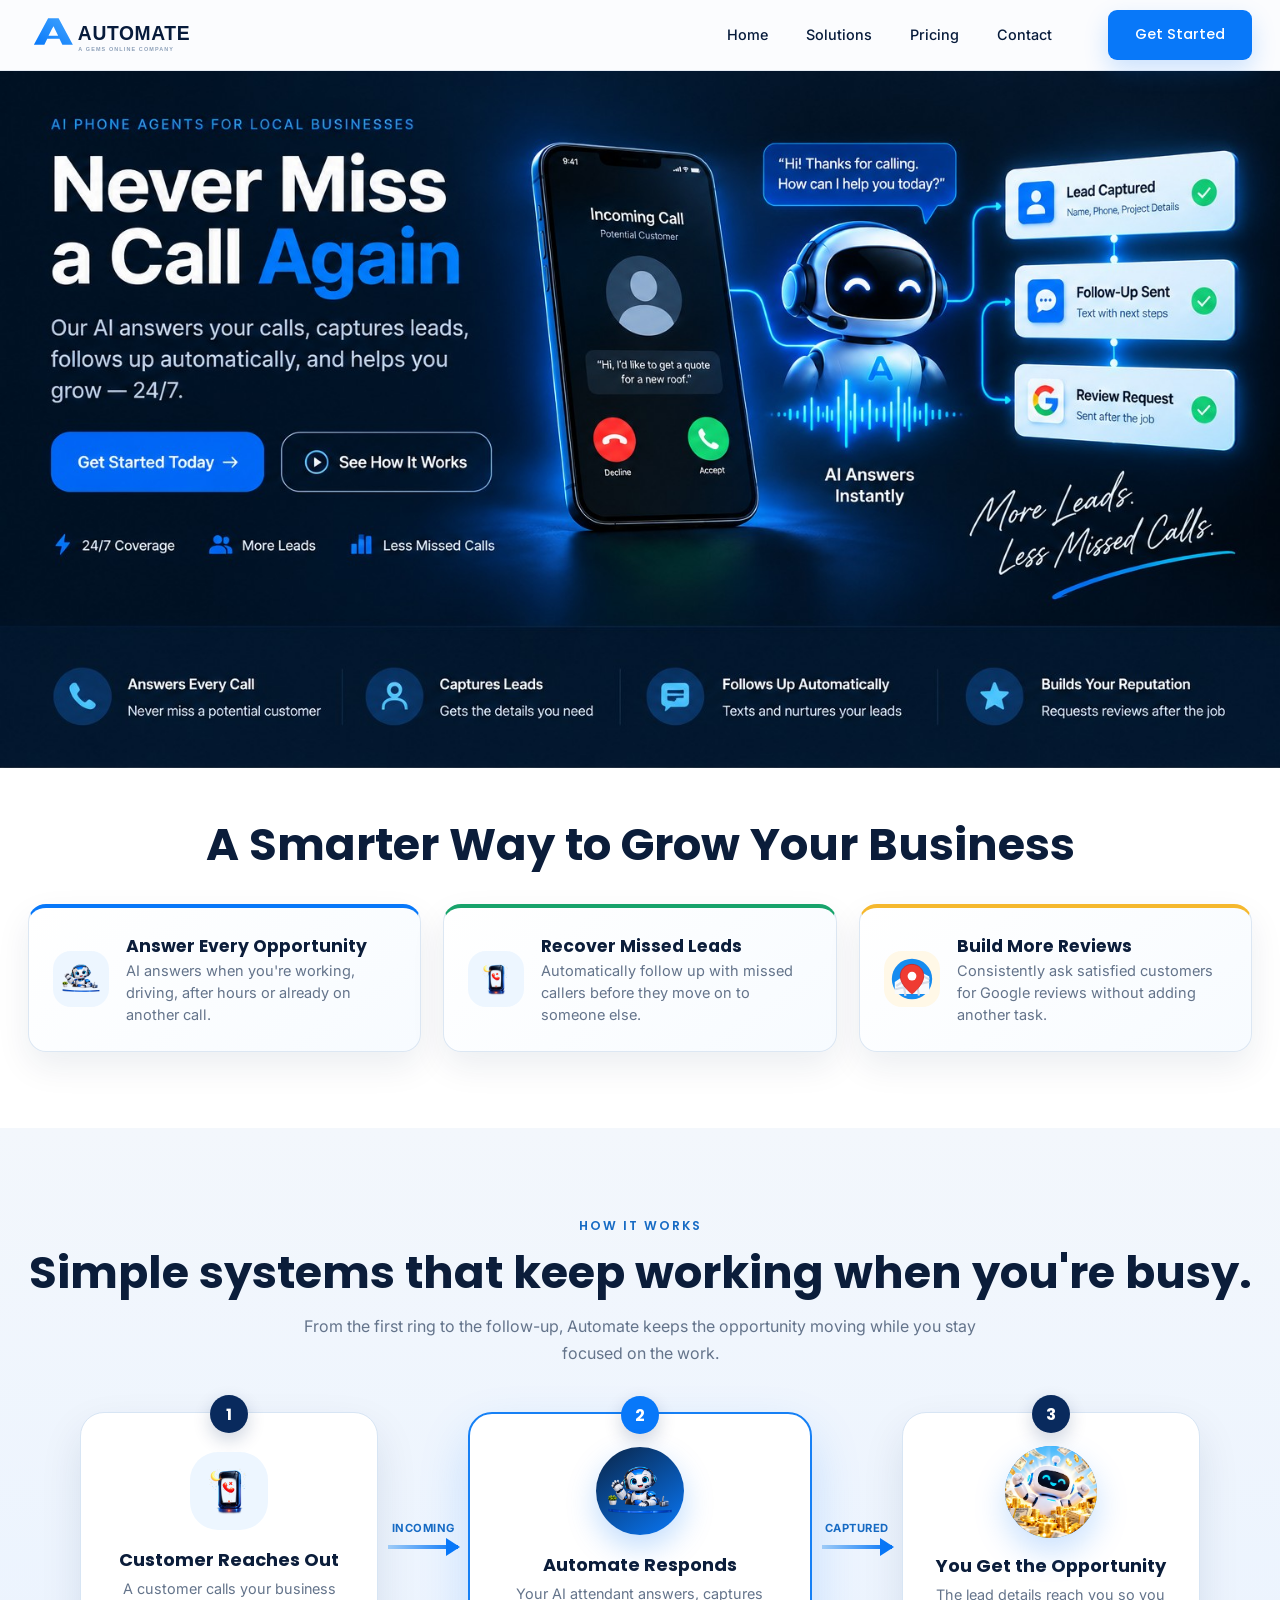
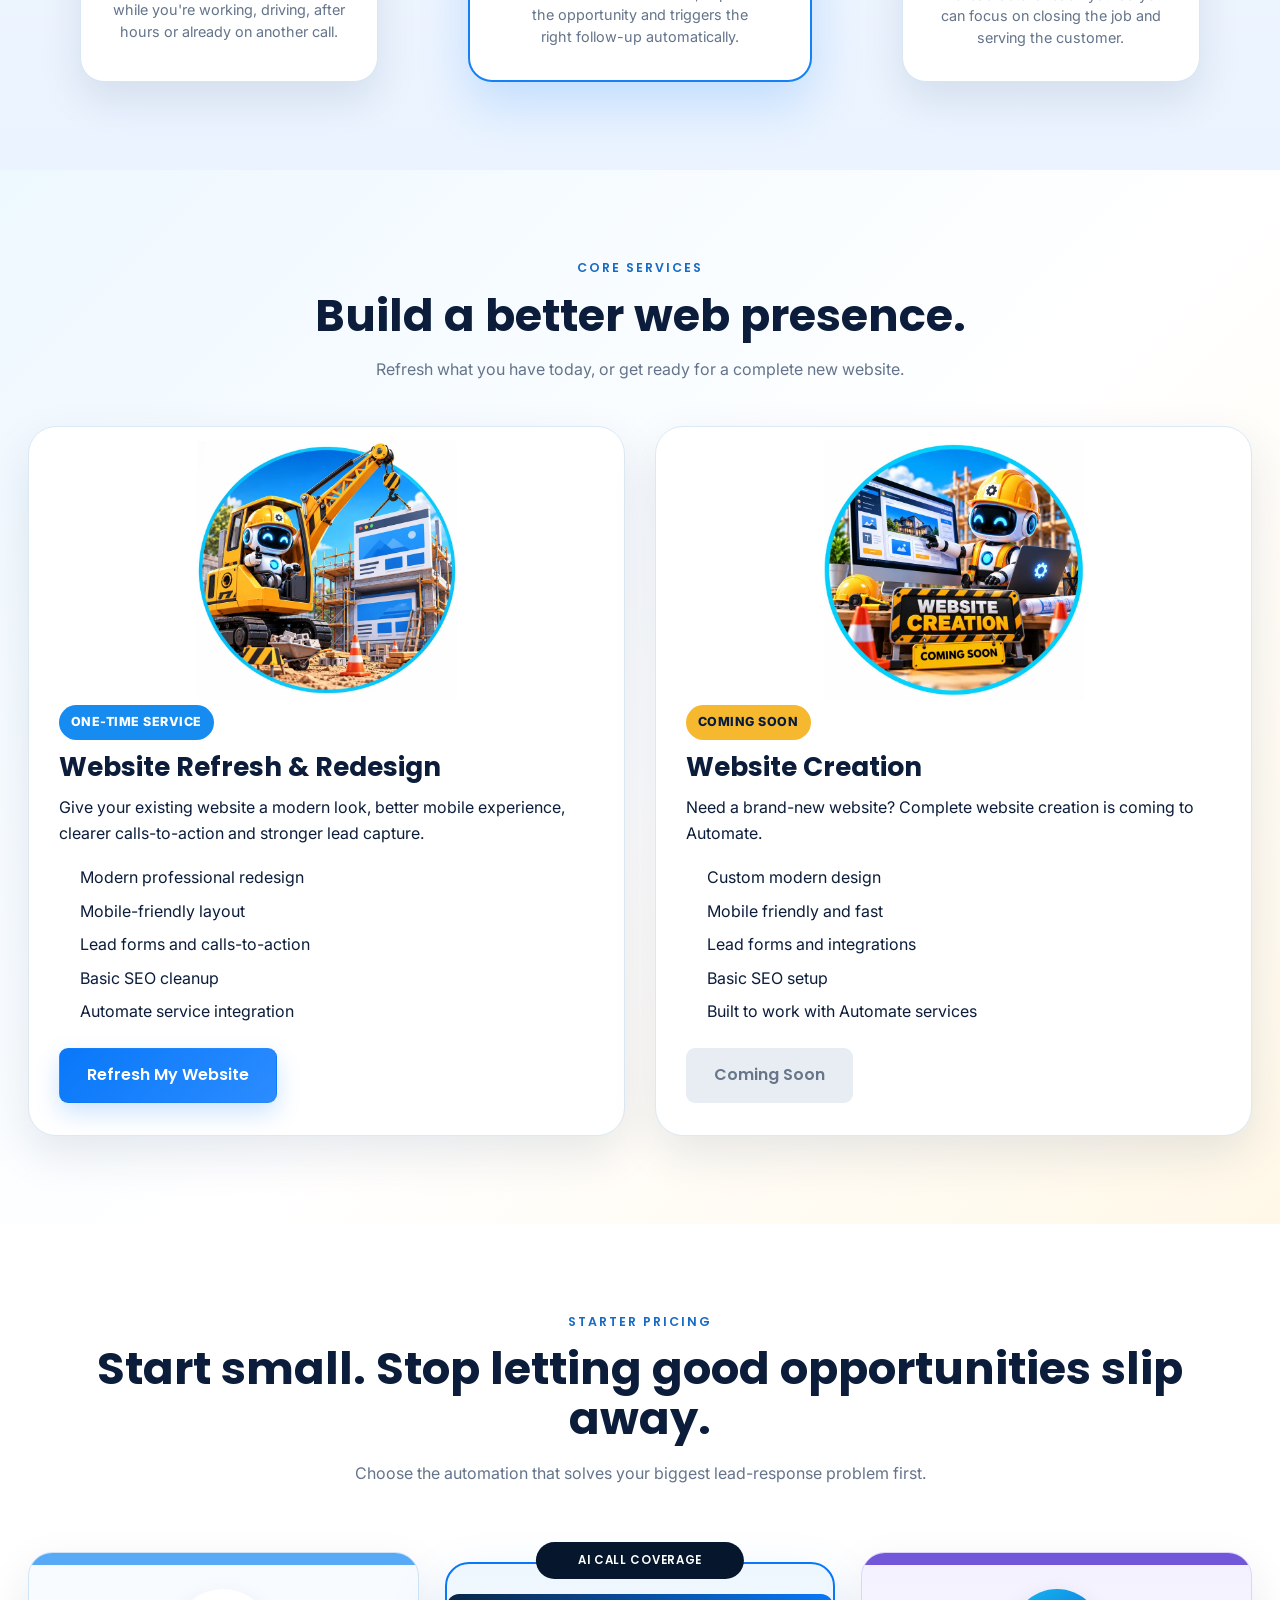
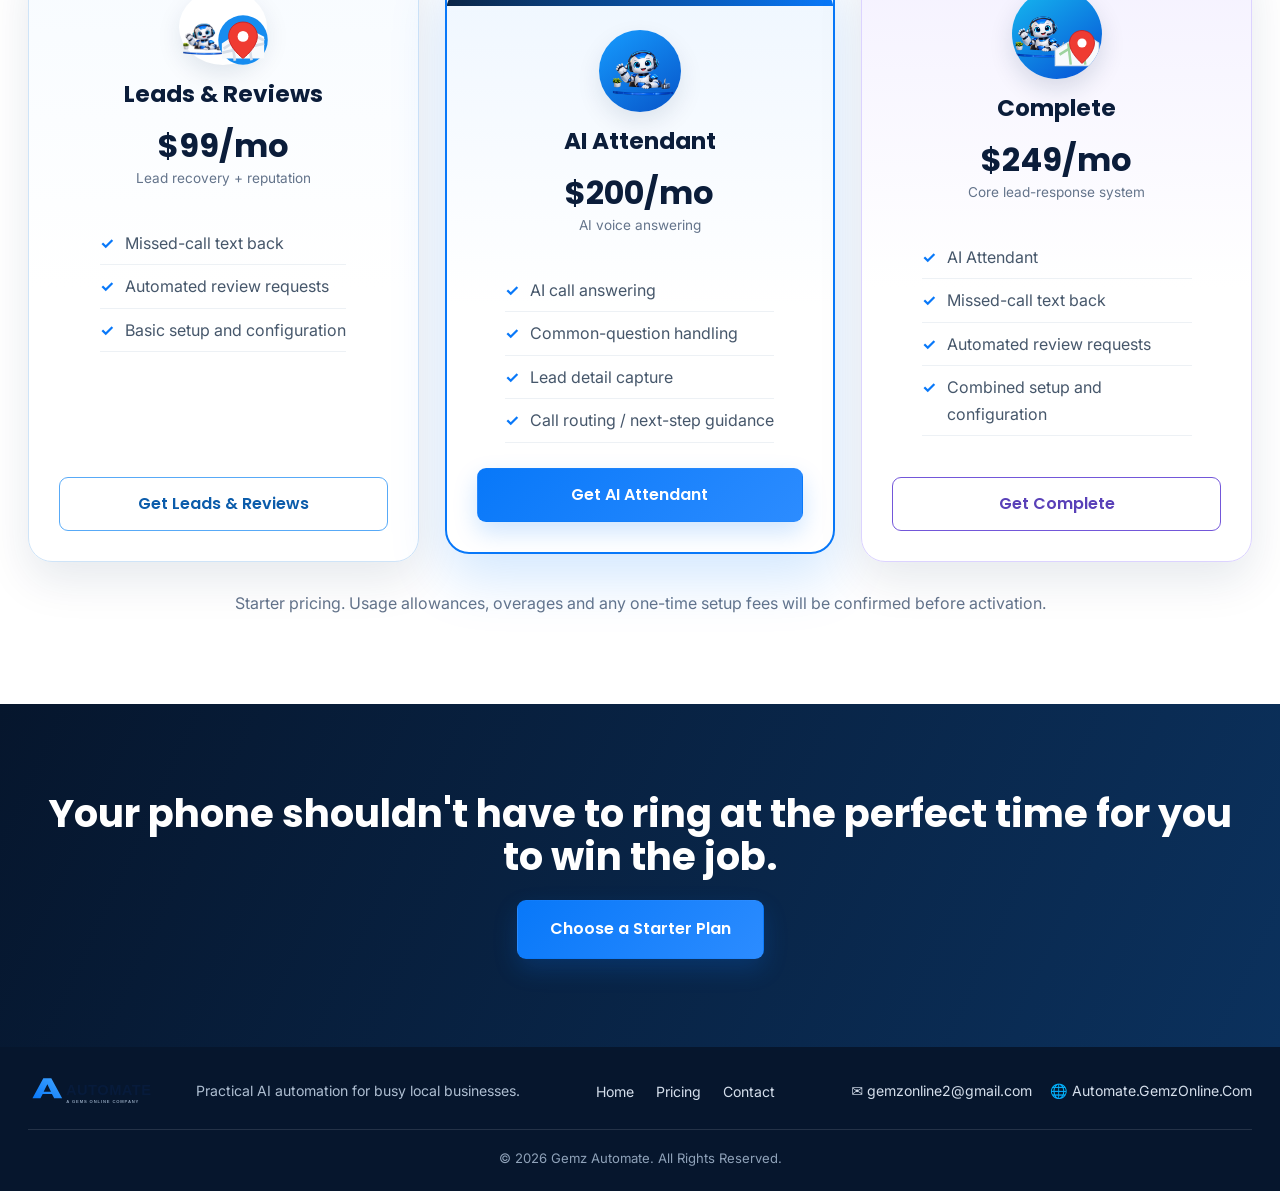
<file: index.html>
<!DOCTYPE html>
<html lang="en"><head><meta charset="UTF-8"><meta name="viewport" content="width=device-width, initial-scale=1.0"><title>Gemz Automate — Never Miss a Call. Never Miss a Lead.</title><meta name="description" content="AI call answering, missed-call follow-up and review automation for local businesses."><link rel="canonical" href="https://automate.gemzonline.com/"><meta property="og:type" content="website"><meta property="og:site_name" content="Gemz Automate"><meta property="og:title" content="Gemz Automate — Never Miss a Call. Never Miss a Lead."><meta property="og:description" content="AI call answering, missed-call follow-up and review automation for local businesses."><meta property="og:url" content="https://automate.gemzonline.com/"><meta property="og:image" content="https://automate.gemzonline.com/assets/images/hero-automation.png"><meta name="twitter:card" content="summary_large_image"><meta name="twitter:title" content="Gemz Automate — Never Miss a Call. Never Miss a Lead."><meta name="twitter:description" content="AI call answering, missed-call follow-up and review automation for local businesses."><meta name="twitter:image" content="https://automate.gemzonline.com/assets/images/hero-automation.png"><link rel="preconnect" href="https://fonts.googleapis.com"><link rel="preconnect" href="https://fonts.gstatic.com" crossorigin><link href="https://fonts.googleapis.com/css2?family=Poppins:wght@500;600;700&family=Inter:wght@400;500;600&display=swap" rel="stylesheet"><link rel="stylesheet" href="assets/css/styles.css?v=20260924-mobilemenu3"><link rel="stylesheet" href="assets/css/animations.css?v=20260921-dark2"><link rel="icon" href="assets/images/logo.png">
<style>
.benefits{padding:52px 0 76px!important}.benefits__title{text-align:center;margin-bottom:34px!important}.benefits__grid{gap:22px!important}.benefit{align-items:center!important;padding:24px!important;border:1px solid #dce7f3;border-radius:18px;background:linear-gradient(145deg,#fff,#f7fbff);box-shadow:0 14px 34px rgba(13,42,77,.08);transition:.25s}.benefit:hover{transform:translateY(-4px);box-shadow:0 20px 42px rgba(13,42,77,.13)}.benefit__icon{width:78px!important;height:78px!important;flex-basis:78px!important;border-radius:18px!important}.benefit__icon img{width:66px;height:66px;object-fit:contain}
.how-flow{background:linear-gradient(180deg,#f3f7fc,#eaf3ff)!important;overflow:hidden}.how-flow .section-intro{margin-bottom:46px}.visual-flow{display:grid;grid-template-columns:1fr 90px 1.15fr 90px 1fr;align-items:center;max-width:1120px;margin:0 auto}.flow-stage{background:#fff;border:1px solid #d7e5f4;border-radius:24px;padding:30px 24px;min-height:270px;box-shadow:0 18px 42px rgba(13,42,77,.1);display:flex;flex-direction:column;align-items:center;justify-content:center;position:relative}.flow-stage--engine{border:2px solid #1680f5;box-shadow:0 22px 50px rgba(8,120,249,.18);transform:scale(1.04)}.flow-number{position:absolute;top:-18px;width:38px;height:38px;border-radius:50%;display:grid;place-items:center;background:#092a5d;color:#fff;font:700 1rem Poppins,sans-serif;box-shadow:0 7px 18px rgba(9,42,93,.2)}.flow-stage--engine .flow-number{background:#0878f9}.flow-visual{width:112px;height:112px;border-radius:28px;background:#edf6ff;display:grid;place-items:center;margin-bottom:20px;position:relative}.flow-visual img{width:94px;height:94px;object-fit:contain}.flow-stage--engine .flow-visual img{width:112px;height:112px}.flow-stage:nth-of-type(5) .flow-visual img{width:112px;height:112px;border-radius:22px;object-fit:cover}.flow-stage--engine .flow-visual{width:126px;height:126px;border-radius:50%;background:linear-gradient(145deg,#0a2547,#0878f9);color:#fff;box-shadow:0 12px 30px rgba(8,120,249,.25)}.ai-core{font:700 2rem Poppins,sans-serif}.ai-core small{display:block;font:600 .65rem Inter,sans-serif;letter-spacing:2px}.flow-stage h3{font-size:1.12rem;margin-bottom:8px}.flow-stage p{color:#64748b;font-size:.9rem;line-height:1.5;max-width:250px}.flow-arrow{height:4px;background:linear-gradient(90deg,#9ecbf7,#0878f9);position:relative;margin:0 10px}.flow-arrow:after{content:"";position:absolute;right:-2px;top:50%;transform:translateY(-50%);border-left:14px solid #0878f9;border-top:9px solid transparent;border-bottom:9px solid transparent}.flow-arrow span{position:absolute;left:50%;bottom:12px;transform:translateX(-50%);white-space:nowrap;color:#176bc4;font-size:.7rem;font-weight:700;letter-spacing:.5px;text-transform:uppercase}
@media(max-width:960px){.visual-flow{grid-template-columns:1fr;max-width:560px;gap:0}.flow-stage--engine{transform:none}.flow-arrow{width:4px;height:64px;margin:0 auto;background:linear-gradient(#9ecbf7,#0878f9)}.flow-arrow:after{right:auto;left:50%;top:auto;bottom:-2px;transform:translateX(-50%);border-left:9px solid transparent;border-right:9px solid transparent;border-top:14px solid #0878f9;border-bottom:0}.flow-arrow span{left:18px;bottom:22px;transform:none}.benefit{max-width:650px;margin:auto;width:100%}}

/* Finished pricing card treatment */
#plans{background:#fff}.pricing-grid{gap:26px!important;align-items:stretch}.price-card{overflow:hidden;padding:0 30px 30px!important;border-radius:24px!important;box-shadow:0 18px 45px rgba(13,42,77,.10)!important}.price-card:before{content:"";display:block;height:12px;margin:0 -30px 24px;border-radius:22px 22px 0 0}.price-card:nth-child(1){background:linear-gradient(180deg,#f7fbff 0%,#fff 55%);border-color:#cfe4f8}.price-card:nth-child(1):before{background:#58aaf7}.price-card:nth-child(2){background:linear-gradient(180deg,#eef6ff 0%,#fff 58%);border:2px solid #0878f9!important;transform:translateY(-8px);box-shadow:0 24px 55px rgba(8,120,249,.18)!important}.price-card:nth-child(2):before{background:linear-gradient(90deg,#0a2547,#0878f9)}.price-card:nth-child(3){background:linear-gradient(180deg,#f4f1ff 0%,#fff 55%);border-color:#dcd3ff}.price-card:nth-child(3):before{background:#7357d9}.price-card h3{font-size:1.45rem!important}.price-card--popular .price-badge{top:-22px!important;left:50%!important;transform:translateX(-50%)!important;border-radius:999px!important;padding:10px 42px!important;white-space:nowrap}.price-card--popular{overflow:visible!important;padding-top:30px!important;margin-top:18px}.pricing-grid{padding-top:22px}.price-card .price{margin:8px 0 18px}.price-card .btn{width:100%;margin-top:auto}.price-card:nth-child(1) .btn{border-color:#58aaf7;color:#0b5cab}.price-card:nth-child(3) .btn{border-color:#7357d9;color:#5940b8}.plan-icon{width:76px;height:76px;margin:0 auto 16px;border-radius:20px;display:grid;place-items:center;background:#fff;box-shadow:0 10px 25px rgba(13,42,77,.10)}.plan-icon svg{width:58px;height:58px}.plan-icon img{width:64px;height:64px;object-fit:contain}.plan-icon--ai{width:138px;height:138px;border-radius:50%;background:linear-gradient(145deg,#169cff,#0754c8);padding:8px}.plan-icon--ai img{width:122px;height:122px;object-fit:contain}.plan-icon--bundle{width:150px;height:150px;border-radius:50%;background:linear-gradient(145deg,#16baf0,#064ed5);position:relative;overflow:hidden;box-shadow:0 10px 25px rgba(13,42,77,.14)}.plan-icon--bundle img{width:112px;height:112px;object-fit:contain;position:absolute;left:-2px;bottom:8px;z-index:2}.bundle-pin{position:absolute;right:-2px;bottom:4px;width:92px;height:92px;border-radius:50%;display:grid;place-items:center;background:transparent;z-index:3}.bundle-pin svg{width:88px;height:88px}.plan-icon--complete{font-size:2rem;color:#7357d9}.review-map-icon{width:160px;height:138px;border-radius:50%;position:relative;overflow:visible}.review-map-icon svg{width:94px;height:94px;position:absolute;right:-3px;bottom:-2px;z-index:3}.benefit:nth-child(1){border-top:4px solid #0878f9}.benefit:nth-child(2){border-top:4px solid #18a36b}.benefit:nth-child(3){border-top:4px solid #f5b82e}.benefit:nth-child(3) .benefit__icon{background:#fff8e7!important}.benefit:nth-child(3) .benefit__icon svg{width:68px;height:68px}@media(max-width:960px){.price-card:nth-child(2){transform:none}}
</style><style>
.flow-visual--money{position:relative;width:180px;height:180px;margin:0 auto 18px;border-radius:50%;overflow:hidden;background:radial-gradient(circle at 50% 38%,#42b8ff 0,#168cf0 52%,#0870d7 100%);box-shadow:0 14px 32px rgba(8,120,249,.22)}
.flow-visual--money>img{position:absolute;z-index:2;width:100%!important;height:100%!important;object-fit:cover;left:0;top:0}
.flow-visual--money .money-burst{display:none}
</style><style>
.website-refresh{background:linear-gradient(135deg,#eef8ff 0%,#fff 55%,#fff8e8 100%)}.website-refresh__card{display:grid;grid-template-columns:minmax(280px,.9fr) minmax(320px,1.1fr);gap:48px;align-items:center;padding:44px;border:1px solid #dbe9f5;border-radius:28px;background:#fff;box-shadow:0 20px 55px rgba(13,42,77,.11)}.website-refresh__copy{text-align:left}.website-refresh__copy .section-title{text-align:left;margin-bottom:16px}.website-refresh__copy ul{margin:20px 0 22px;padding-left:22px}.website-refresh__copy li{margin:8px 0}.website-build-art{width:min(100%,390px);aspect-ratio:1;border-radius:50%;margin:auto;position:relative;overflow:hidden;background:linear-gradient(#159cff 0 48%,#e8c17c 48% 100%);border:8px solid #12b9ed;box-shadow:0 16px 38px rgba(8,120,249,.22)}.website-build-art img{position:absolute;width:47%;left:9%;bottom:10%;z-index:3}.build-crane{position:absolute;font-size:8rem;right:1%;top:7%;z-index:2;transform:rotate(-3deg)}.build-screen{position:absolute;right:11%;bottom:16%;width:37%;height:31%;display:grid;place-items:center;background:#fff;border:8px solid #263c59;border-radius:10px;color:#168cf0;font-size:4rem;box-shadow:0 8px 15px rgba(0,0,0,.16)}@media(max-width:800px){.website-refresh__card{grid-template-columns:1fr;padding:28px 22px;gap:28px}.website-refresh__copy .section-title{font-size:1.8rem}.build-crane{font-size:6rem}}
</style><style>
.web-service-grid{display:grid;grid-template-columns:repeat(2,minmax(0,1fr));gap:30px;margin-top:38px}.web-service-card{overflow:hidden;border:1px solid #dbe9f5;border-radius:28px;background:#fff;box-shadow:0 18px 46px rgba(13,42,77,.1)}.web-service-card__image{display:block;width:100%;aspect-ratio:1/1;object-fit:contain;background:#fff;padding:18px}.web-service-card__body{padding:4px 30px 32px}.web-service-card__body h3{font-size:1.65rem;margin:12px 0}.web-service-card__body ul{padding-left:21px;margin:18px 0 24px}.web-service-card__body li{margin:7px 0}.service-badge{display:inline-block;padding:7px 12px;border-radius:999px;background:#168cf0;color:#fff;font-size:.78rem;font-weight:800;letter-spacing:.04em}.service-badge--soon{background:#f5b82e;color:#071b3b}.btn--muted{background:#e8edf4;color:#68768a;cursor:default}@media(max-width:800px){.web-service-grid{grid-template-columns:1fr}.web-service-card__body{padding:4px 22px 26px}}
</style><style id="homepage-icon-scale-fix">
/* Keep homepage artwork contained instead of inheriting oversized image dimensions. */
.benefit__icon{width:68px!important;height:68px!important;flex:0 0 68px!important}
.benefit__icon img,.benefit__icon svg{max-width:56px!important;max-height:56px!important;width:56px!important;height:56px!important;object-fit:contain}
.flow-visual{width:96px!important;height:96px!important}
.flow-visual img{max-width:82px!important;max-height:82px!important;width:82px!important;height:82px!important;object-fit:contain}
.flow-stage--engine .flow-visual{width:108px!important;height:108px!important}
.flow-stage--engine .flow-visual img{max-width:94px!important;max-height:94px!important;width:94px!important;height:94px!important}
.flow-visual--money{width:118px!important;height:118px!important}
.flow-visual--money>img{max-width:118px!important;max-height:118px!important;width:118px!important;height:118px!important;object-fit:cover}
.plan-icon{width:72px!important;height:72px!important}
.plan-icon img,.plan-icon svg{max-width:58px!important;max-height:58px!important;width:58px!important;height:58px!important;object-fit:contain}
.plan-icon--ai{width:104px!important;height:104px!important}
.plan-icon--ai img{max-width:92px!important;max-height:92px!important;width:92px!important;height:92px!important}
.plan-icon--bundle{width:112px!important;height:112px!important}
.plan-icon--bundle img{max-width:82px!important;max-height:82px!important;width:82px!important;height:82px!important}
.plan-icon--bundle .bundle-pin{width:68px!important;height:68px!important}
.plan-icon--bundle .bundle-pin svg{max-width:64px!important;max-height:64px!important;width:64px!important;height:64px!important}
.review-map-icon{width:112px!important;height:96px!important}
.review-map-icon>img{max-width:64px!important;max-height:64px!important;width:64px!important;height:64px!important}
.review-map-icon>svg{max-width:68px!important;max-height:68px!important;width:68px!important;height:68px!important}
.web-service-card__image{width:min(100%,340px)!important;height:auto!important;aspect-ratio:auto!important;object-fit:contain!important;margin:18px auto 4px!important;padding:0!important}
@media(max-width:600px){.web-service-card__image{width:min(88%,290px)!important}.flow-visual--money{width:106px!important;height:106px!important}.flow-visual--money>img{width:106px!important;height:106px!important}}
</style><style id="homepage-icon-scale-fix-2">
/* Second-pass reduction after live visual check. */
.benefit__icon{width:56px!important;height:56px!important;flex:0 0 56px!important}
.benefit__icon img,.benefit__icon svg{width:44px!important;height:44px!important;max-width:44px!important;max-height:44px!important}
.flow-visual{width:78px!important;height:78px!important}
.flow-visual img{width:64px!important;height:64px!important;max-width:64px!important;max-height:64px!important}
.flow-stage--engine .flow-visual{width:88px!important;height:88px!important}
.flow-stage--engine .flow-visual img{width:76px!important;height:76px!important;max-width:76px!important;max-height:76px!important}
.flow-visual--money,.flow-visual--money>img{width:92px!important;height:92px!important;max-width:92px!important;max-height:92px!important}
.plan-icon{width:60px!important;height:60px!important}
.plan-icon img,.plan-icon svg{width:48px!important;height:48px!important;max-width:48px!important;max-height:48px!important}
.plan-icon--ai{width:82px!important;height:82px!important}
.plan-icon--ai img{width:72px!important;height:72px!important;max-width:72px!important;max-height:72px!important}
.plan-icon--bundle{width:90px!important;height:90px!important}
.plan-icon--bundle img{width:66px!important;height:66px!important;max-width:66px!important;max-height:66px!important}
.plan-icon--bundle .bundle-pin{width:54px!important;height:54px!important}
.plan-icon--bundle .bundle-pin svg{width:50px!important;height:50px!important;max-width:50px!important;max-height:50px!important}
.review-map-icon{width:88px!important;height:76px!important}
.review-map-icon>img{width:50px!important;height:50px!important;max-width:50px!important;max-height:50px!important}
.review-map-icon>svg{width:54px!important;height:54px!important;max-width:54px!important;max-height:54px!important}
.web-service-card__image{width:min(72%,260px)!important;margin:14px auto 0!important}
@media(max-width:600px){.web-service-card__image{width:min(70%,220px)!important}}
</style></head><body>
<header class="nav"><div class="container nav__inner"><a href="index.html" class="nav__logo"><img src="assets/images/automate-logo-light.svg?v=20260922-whiteheader2" alt="Automate"></a><button class="nav__toggle" aria-label="Toggle menu"><span></span><span></span><span></span></button><nav class="nav__links"><a href="index.html">Home</a><a href="index.html#how">Solutions</a><a href="index.html#plans">Pricing</a><a href="contact.html">Contact</a><a href="contact.html" class="btn btn--primary nav__cta">Get Started</a></nav></div></header>
<section class="hero hero--artwork"><div class="hero-artwork"><img src="assets/images/hero-automation.png?v=20260922-cropfix3" alt="AI phone automation showing an incoming call, AI answering, lead capture, follow-up and review request"><a class="hero-hotspot hero-hotspot--start" href="#plans" aria-label="Get Started Today"></a><a class="hero-hotspot hero-hotspot--demo" href="#how" aria-label="See How It Works"></a></div></section>
<section class="benefits"><div class="container"><h2 class="section-title benefits__title">A Smarter Way to Grow Your Business</h2><div class="benefits__grid"><div class="benefit reveal"><div class="benefit__icon"><img src="assets/images/icons/receptionist.png" alt="AI receptionist"></div><div><h3>Answer Every Opportunity</h3><p>AI answers when you're working, driving, after hours or already on another call.</p></div></div><div class="benefit reveal"><div class="benefit__icon"><img src="assets/images/icons/pain-calls.png" alt="Missed call recovery"></div><div><h3>Recover Missed Leads</h3><p>Automatically follow up with missed callers before they move on to someone else.</p></div></div><div class="benefit reveal"><div class="benefit__icon"><svg viewBox="0 0 120 120" role="img" aria-label="Map with red location pin"><circle cx="60" cy="60" r="55" fill="#168cf0"/><path d="M13 68l27-18 22 9 22-18 23 12v48H13z" fill="#f8fafc"/><path d="M17 79l28-18 20 9 24-18 18 9M35 55l7 51M71 56l8 49M14 88l93-20" fill="none" stroke="#d7dee8" stroke-width="6"/><path d="M60 20c-18 0-32 14-32 32 0 25 32 49 32 49s32-24 32-49c0-18-14-32-32-32z" fill="#ef3b32" stroke="#c92020" stroke-width="2"/><circle cx="60" cy="52" r="12" fill="#fff"/></svg></div><div><h3>Build More Reviews</h3><p>Consistently ask satisfied customers for Google reviews without adding another task.</p></div></div></div></div></section>
<section id="how" class="section section--alt how-flow"><div class="container text-center"><p class="eyebrow">How It Works</p><h2 class="section-title">Simple systems that keep working when you're busy.</h2><p class="section-intro">From the first ring to the follow-up, Automate keeps the opportunity moving while you stay focused on the work.</p><div class="visual-flow">
<div class="flow-stage reveal"><div class="flow-number">1</div><div class="flow-visual"><img src="assets/images/icons/pain-calls.png" alt="Customer calling"></div><h3>Customer Reaches Out</h3><p>A customer calls your business while you're working, driving, after hours or already on another call.</p></div>
<div class="flow-arrow"><span>Incoming</span></div>
<div class="flow-stage flow-stage--engine reveal"><div class="flow-number">2</div><div class="flow-visual"><img src="assets/images/icons/receptionist.png" alt="Automate AI attendant robot"></div><h3>Automate Responds</h3><p>Your AI attendant answers, captures the opportunity and triggers the right follow-up automatically.</p></div>
<div class="flow-arrow"><span>Captured</span></div>
<div class="flow-stage reveal"><div class="flow-number">3</div><div class="flow-visual flow-visual--money" aria-label="Automate robot celebrating a new opportunity"><img src="assets/images/opportunity-robot-money-round.webp?v=20260925b" alt="Automate robot celebrating a new opportunity"><svg class="money-burst" viewBox="0 0 180 180" aria-hidden="true"><g fill="#38b86b" stroke="#187743" stroke-width="2"><rect x="12" y="42" width="42" height="22" rx="4" transform="rotate(-18 33 53)"/><rect x="126" y="34" width="42" height="22" rx="4" transform="rotate(17 147 45)"/><rect x="16" y="116" width="42" height="22" rx="4" transform="rotate(15 37 127)"/><rect x="124" y="120" width="42" height="22" rx="4" transform="rotate(-16 145 131)"/></g><g fill="#f6bd32" stroke="#c98b12" stroke-width="2"><circle cx="31" cy="88" r="10"/><circle cx="149" cy="88" r="10"/><circle cx="64" cy="150" r="9"/><circle cx="116" cy="151" r="9"/></g><g fill="#dff7e8"><circle cx="33" cy="53" r="5"/><circle cx="147" cy="45" r="5"/><circle cx="37" cy="127" r="5"/><circle cx="145" cy="131" r="5"/></g></svg></div><h3>You Get the Opportunity</h3><p>The lead details reach you so you can focus on closing the job and serving the customer.</p></div>
</div></div></section>
<section id="core-services" class="section website-refresh"><div class="container"><div class="text-center"><p class="eyebrow">Core Services</p><h2 class="section-title">Build a better web presence.</h2><p class="section-intro">Refresh what you have today, or get ready for a complete new website.</p></div><div class="web-service-grid">
<article class="web-service-card reveal"><img class="web-service-card__image" src="assets/images/website-refresh.webp?v=20260925b" alt="Automate robot refreshing a business website"><div class="web-service-card__body"><span class="service-badge">ONE-TIME SERVICE</span><h3>Website Refresh &amp; Redesign</h3><p>Give your existing website a modern look, better mobile experience, clearer calls-to-action and stronger lead capture.</p><ul><li>Modern professional redesign</li><li>Mobile-friendly layout</li><li>Lead forms and calls-to-action</li><li>Basic SEO cleanup</li><li>Automate service integration</li></ul><a href="contact.html" class="btn btn--primary">Refresh My Website</a></div></article>
<article class="web-service-card reveal"><img class="web-service-card__image" src="assets/images/website-creation-coming-soon.webp?v=20260925b" alt="Automate robot creating a new website — coming soon"><div class="web-service-card__body"><span class="service-badge service-badge--soon">COMING SOON</span><h3>Website Creation</h3><p>Need a brand-new website? Complete website creation is coming to Automate.</p><ul><li>Custom modern design</li><li>Mobile friendly and fast</li><li>Lead forms and integrations</li><li>Basic SEO setup</li><li>Built to work with Automate services</li></ul><span class="btn btn--muted" aria-disabled="true">Coming Soon</span></div></article>
</div></div></section>
<section id="plans" class="section"><div class="container text-center"><p class="eyebrow">Starter Pricing</p><h2 class="section-title">Start small. Stop letting good opportunities slip away.</h2><p class="section-intro">Choose the automation that solves your biggest lead-response problem first.</p><div class="pricing-grid"><div class="price-card reveal"><div class="plan-icon review-map-icon"><img src="assets/images/icons/receptionist.png" alt="Leads and reviews robot" style="position:absolute;width:90px;height:90px;left:0;bottom:0;z-index:2"><svg viewBox="0 0 120 120" role="img" aria-label="Map with red location pin"><circle cx="60" cy="60" r="55" fill="#168cf0"/><path d="M13 68l27-18 22 9 22-18 23 12v48H13z" fill="#f8fafc"/><path d="M17 79l28-18 20 9 24-18 18 9M35 55l7 51M71 56l8 49M14 88l93-20" fill="none" stroke="#d7dee8" stroke-width="6"/><path d="M60 20c-18 0-32 14-32 32 0 25 32 49 32 49s32-24 32-49c0-18-14-32-32-32z" fill="#ef3b32" stroke="#c92020" stroke-width="2"/><circle cx="60" cy="52" r="12" fill="#fff"/></svg></div><h3>Leads &amp; Reviews</h3><div class="price">$99/mo<small>Lead recovery + reputation</small></div><ul><li>Missed-call text back</li><li>Automated review requests</li><li>Basic setup and configuration</li></ul><a href="YOUR_GHL_LEAD_REVIEW_LINK" class="btn btn--ghost">Get Leads &amp; Reviews</a></div><div class="price-card price-card--popular reveal"><span class="price-badge">AI Call Coverage</span><div class="plan-icon plan-icon--ai"><img src="assets/images/icons/receptionist.png" alt="AI attendant robot"></div><h3>AI Attendant</h3><div class="price">$200/mo<small>AI voice answering</small></div><ul><li>AI call answering</li><li>Common-question handling</li><li>Lead detail capture</li><li>Call routing / next-step guidance</li></ul><a href="YOUR_GHL_AI_ATTENDANT_LINK" class="btn btn--primary">Get AI Attendant</a></div><div class="price-card reveal"><div class="plan-icon plan-icon--bundle"><img src="assets/images/icons/receptionist.png" alt="AI attendant and reviews"><span class="bundle-pin"><svg viewBox="0 0 120 120" aria-hidden="true"><path d="M8 64l32-18 26 10 30-18 16 10v54H8z" fill="#f7fafc" stroke="#d9e3ed" stroke-width="3"/><path d="M18 76l27-17 21 9 28-17M39 49l6 51M73 54l7 46" fill="none" stroke="#9ed39e" stroke-width="6"/><path d="M72 18c-17 0-30 13-30 30 0 24 30 49 30 49s30-25 30-49c0-17-13-30-30-30z" fill="#ef3b32" stroke="#c91f1f" stroke-width="2"/><circle cx="72" cy="48" r="11" fill="#fff"/></svg></span></div><h3>Complete</h3><div class="price">$249/mo<small>Core lead-response system</small></div><ul><li>AI Attendant</li><li>Missed-call text back</li><li>Automated review requests</li><li>Combined setup and configuration</li></ul><a href="YOUR_GHL_COMPLETE_LINK" class="btn btn--ghost">Get Complete</a></div></div><p style="margin-top:28px;color:var(--muted)">Starter pricing. Usage allowances, overages and any one-time setup fees will be confirmed before activation.</p></div></section>
<section class="section cta-banner"><div class="container"><h2>Your phone shouldn't have to ring at the perfect time for you to win the job.</h2><a href="#plans" class="btn btn--primary btn--lg">Choose a Starter Plan</a></div></section><footer class="footer"><div class="container"><div class="footer__grid"><div class="footer__brand"><div class="footer__logo"><img src="assets/images/automate-logo-light.svg?v=20260922-whiteheader2" alt="Automate"></div><p>Practical AI automation for busy local businesses.</p></div><div><h4>Quick Links</h4><ul class="footer__links"><li><a href="index.html">Home</a></li><li><a href="pricing.html">Pricing</a></li><li><a href="contact.html">Contact</a></li></ul></div><div><h4>Get in Touch</h4><ul class="footer__contact"><li>✉️ <a href="mailto:gemzonline2@gmail.com">gemzonline2@gmail.com</a></li><li>🌐 Automate.GemzOnline.Com</li></ul></div></div><div class="footer__bottom">© <span class="js-year">2026</span> Gemz Automate. All Rights Reserved.</div></div></footer><script src="assets/js/main.js?v=20260924-mobilemenu3"></script></body></html>
</file>
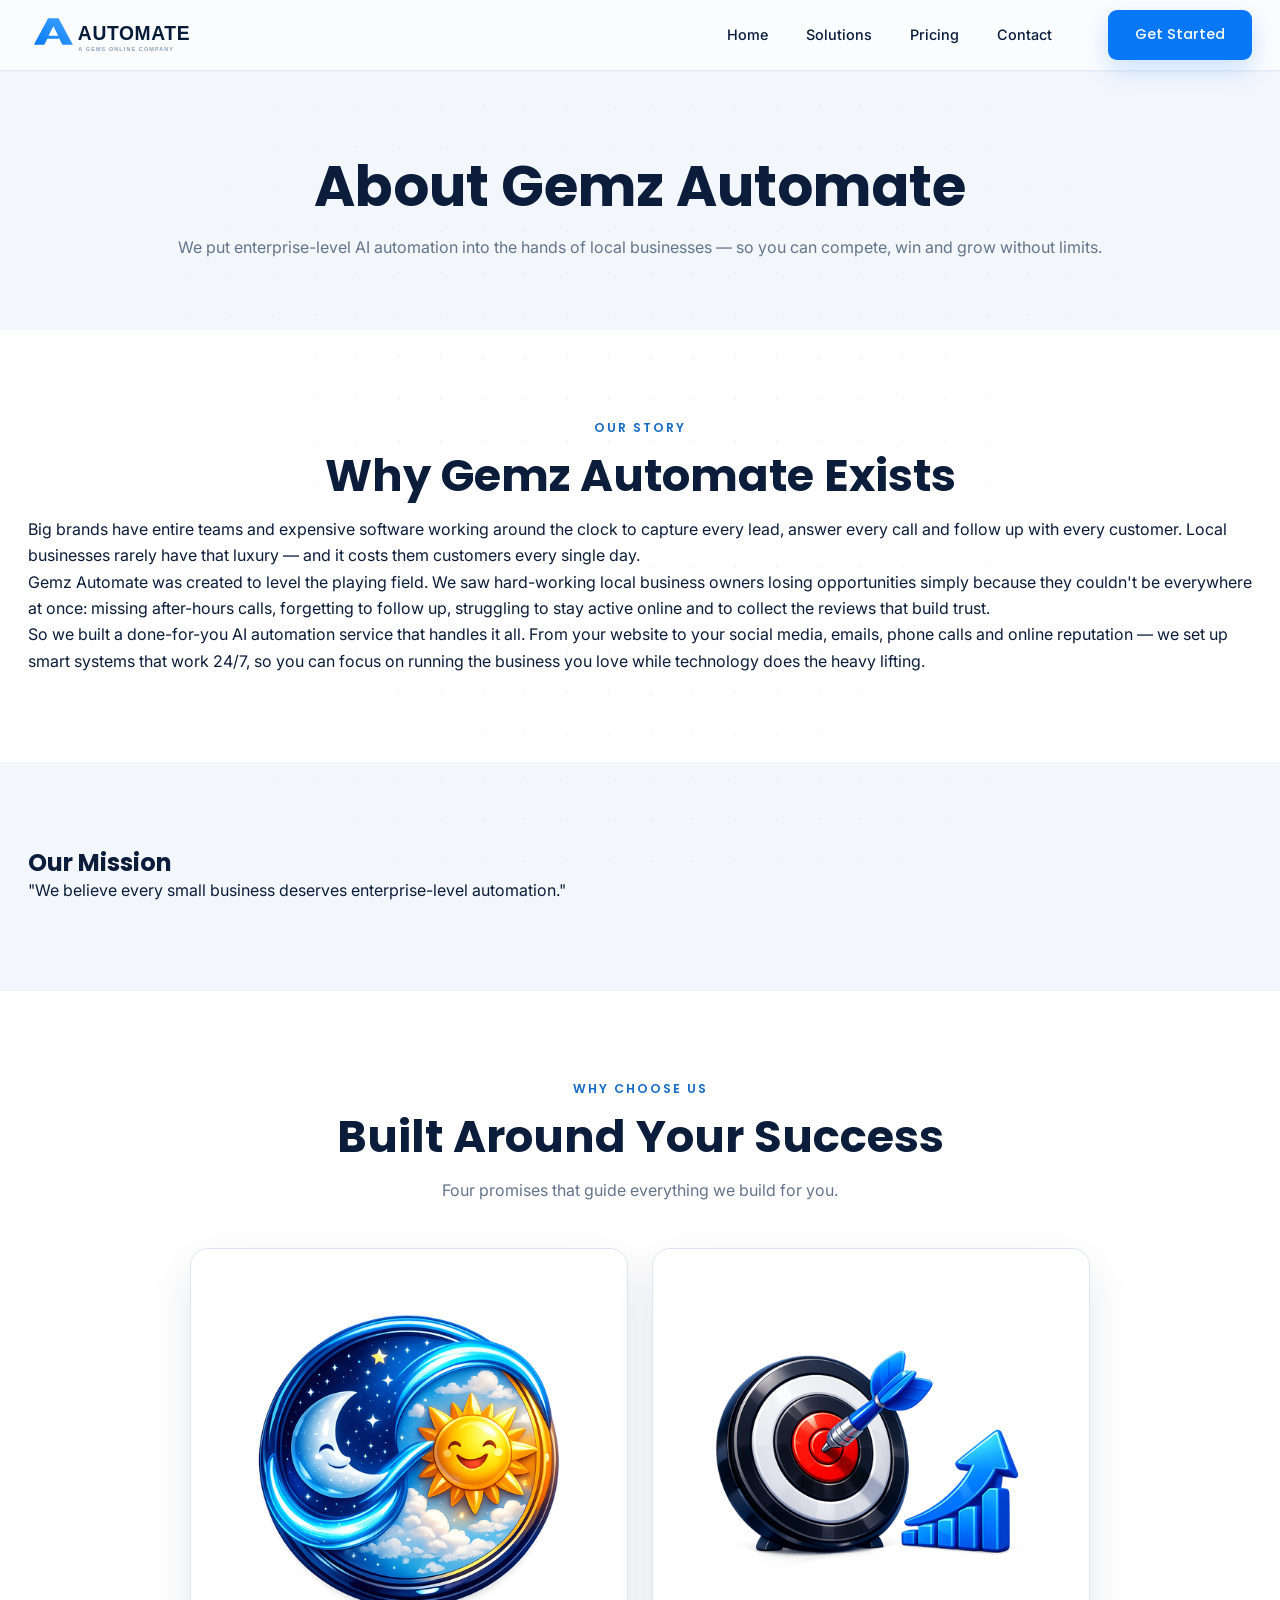
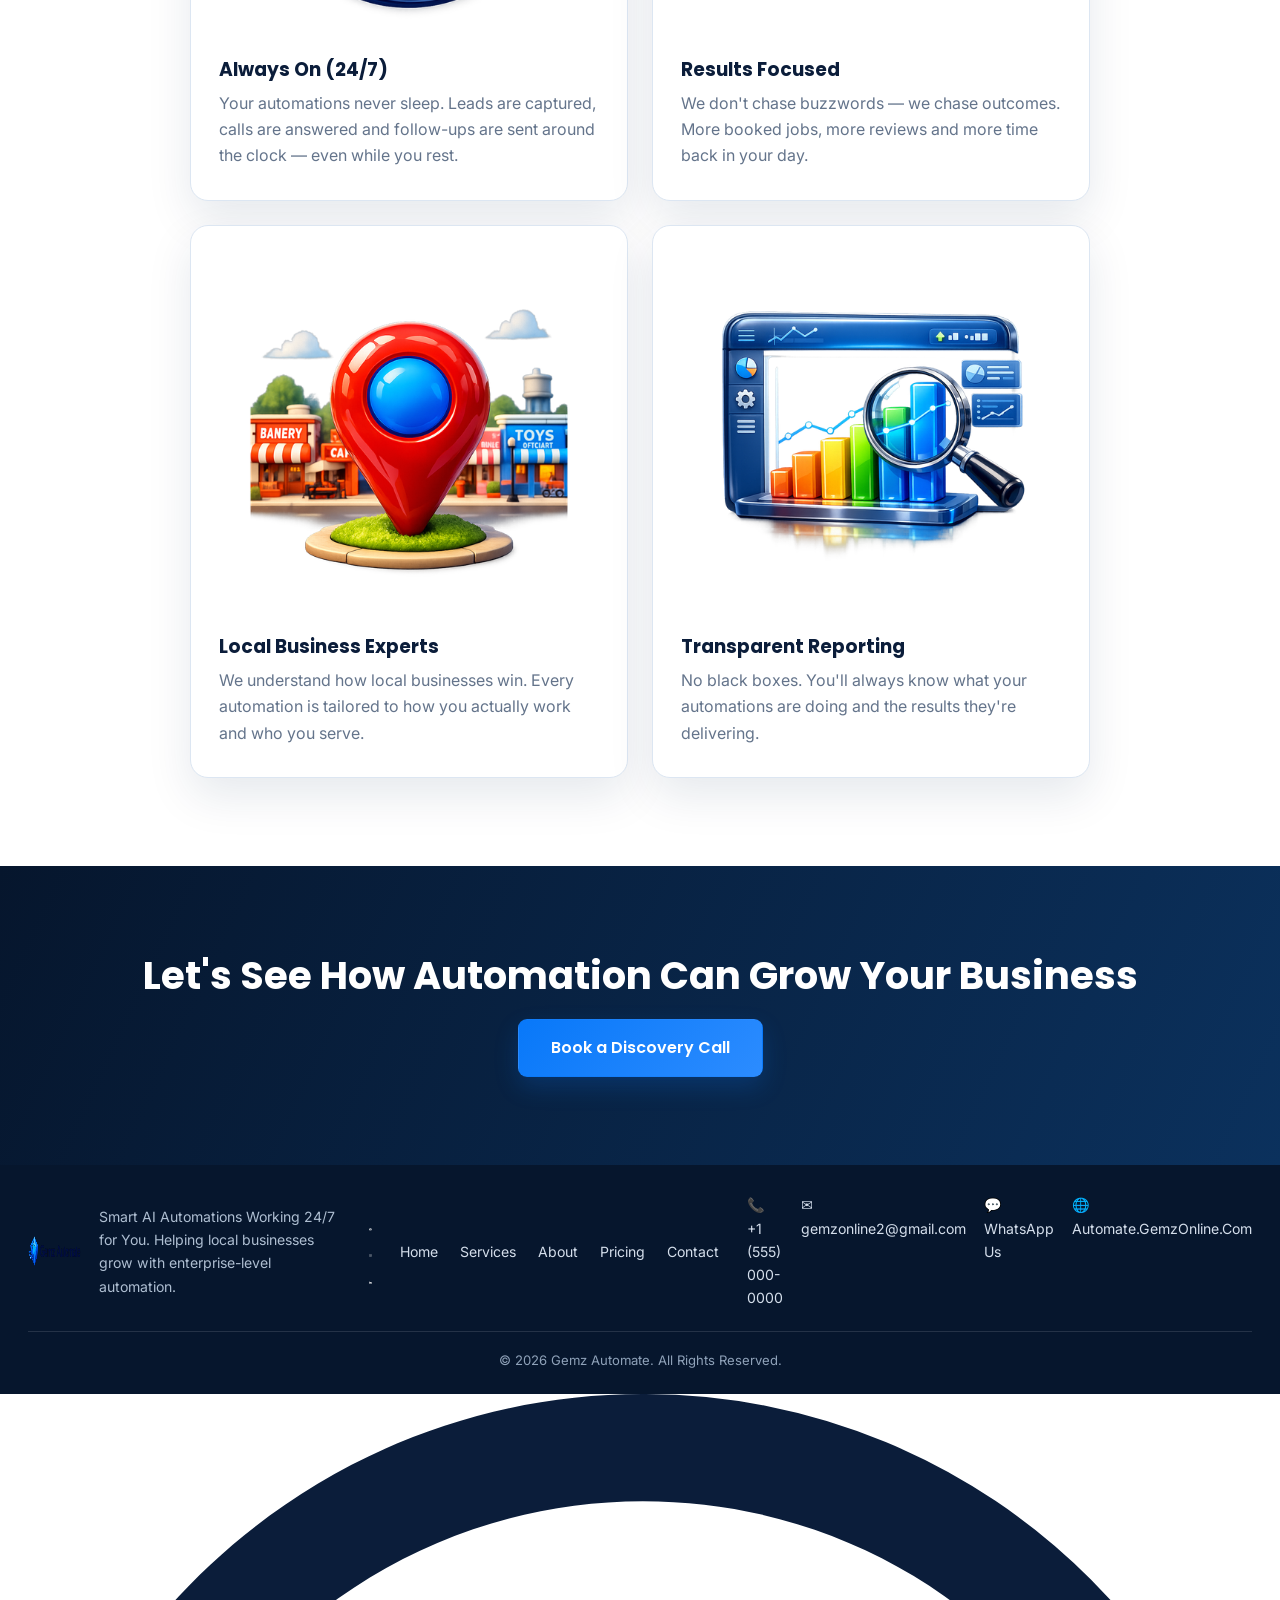
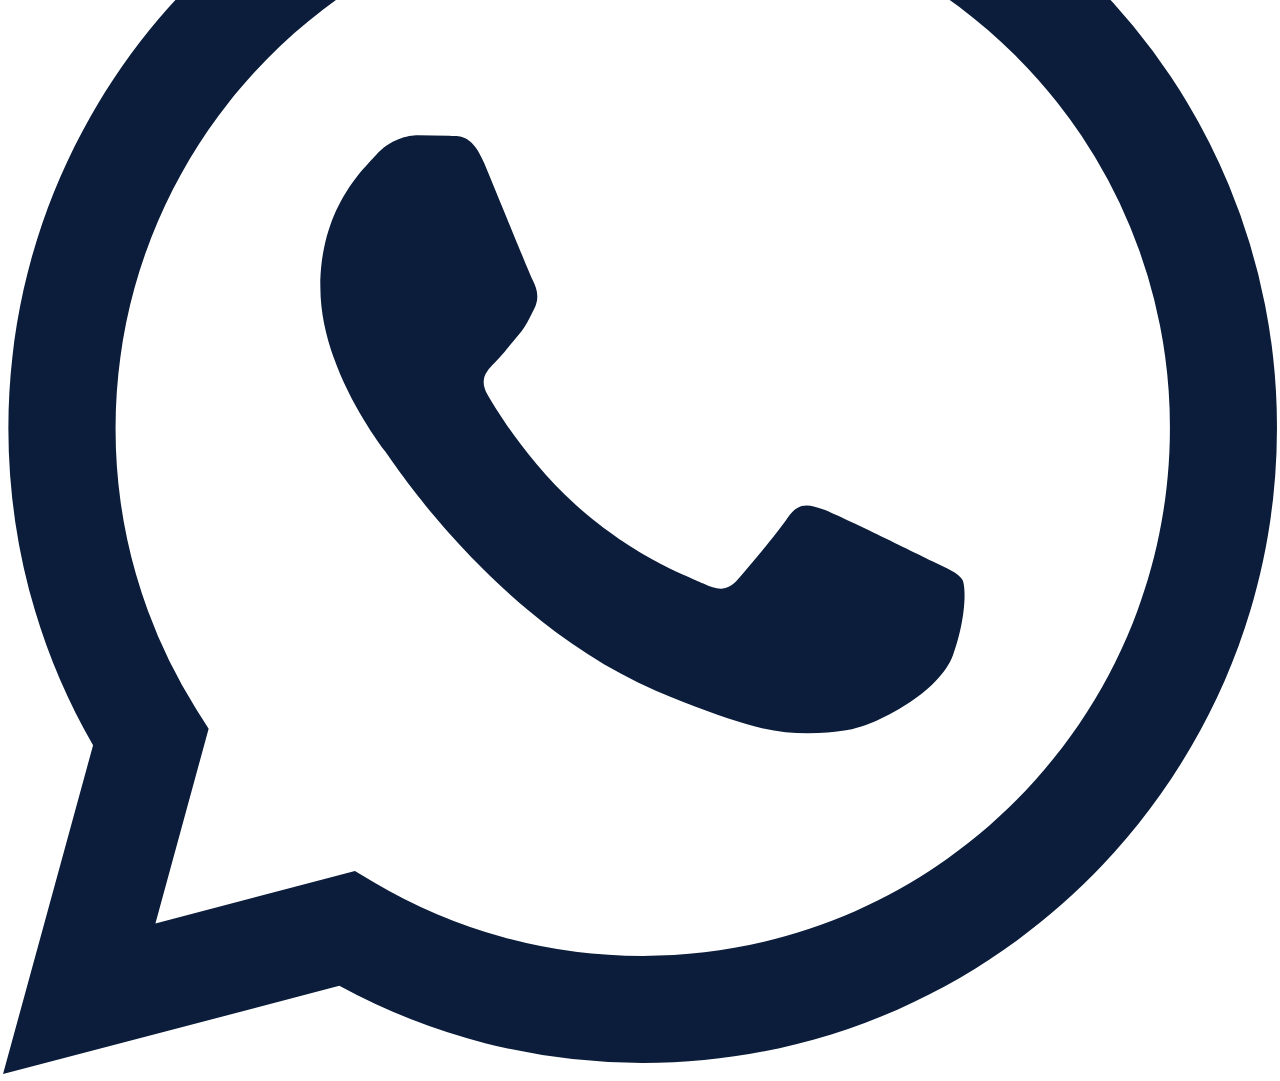
<file: about.html>
<!DOCTYPE html>
<html lang="en">
<head>
  <meta charset="UTF-8" />
  <meta name="viewport" content="width=device-width, initial-scale=1.0" />
  <title>About — Gemz Automate</title>
  <meta name="description" content="Gemz Automate helps local businesses compete with big brands using enterprise-level AI automation. Always on, results focused and transparent." />
  <link rel="canonical" href="https://automate.gemzonline.com/about.html" />
  <meta property="og:type" content="website" />
  <meta property="og:site_name" content="Gemz Automate" />
  <meta property="og:title" content="About — Gemz Automate" />
  <meta property="og:description" content="Gemz Automate helps local businesses compete with big brands using enterprise-level AI automation. Always on, results focused and transparent." />
  <meta property="og:url" content="https://automate.gemzonline.com/about.html" />
  <meta property="og:image" content="https://automate.gemzonline.com/assets/images/hero-automation.png" />
  <meta name="twitter:card" content="summary_large_image" />
  <meta name="twitter:title" content="About — Gemz Automate" />
  <meta name="twitter:description" content="Gemz Automate helps local businesses compete with big brands using enterprise-level AI automation. Always on, results focused and transparent." />
  <meta name="twitter:image" content="https://automate.gemzonline.com/assets/images/hero-automation.png" />
  <link rel="preconnect" href="https://fonts.googleapis.com" />
  <link rel="preconnect" href="https://fonts.gstatic.com" crossorigin />
  <link href="https://fonts.googleapis.com/css2?family=Poppins:wght@500;600;700&family=Inter:wght@400;500;600&display=swap" rel="stylesheet" />
  <link rel="stylesheet" href="assets/css/styles.css?v=20260924-mobilemenu3" />
  <link rel="stylesheet" href="assets/css/animations.css?v=20260921-dark2" />
  <link rel="icon" href="assets/images/logo.png" />
</head>
<body>

  <!-- ============ NAVIGATION ============ -->
  <header class="nav"><div class="container nav__inner">
<a href="index.html" class="nav__logo"><img src="assets/images/automate-logo-light.svg?v=20260922-wordmarkfix" alt="Automate"></a>
<button class="nav__toggle" aria-label="Toggle menu"><span></span><span></span><span></span></button>
<nav class="nav__links"><a href="index.html">Home</a><a href="index.html#how">Solutions</a><a href="index.html#plans">Pricing</a><a href="contact.html">Contact</a><a href="contact.html" class="btn btn--primary nav__cta">Get Started</a></nav>
</div></header>

  <!-- ============ PAGE HERO ============ -->
  <section class="page-hero">
    <div class="page-hero__bg"></div>
    <div class="hero__dots"></div>
    <div class="container page-hero__content">
      <h1>About Gemz Automate</h1>
      <p>We put enterprise-level AI automation into the hands of local businesses — so you can compete, win and grow without limits.</p>
    </div>
  </section>

  <!-- ============ OUR STORY ============ -->
  <section class="section">
    <div class="container">
      <div class="text-center">
        <p class="eyebrow">Our Story</p>
        <h2 class="section-title">Why Gemz Automate Exists</h2>
      </div>
      <div class="story-block reveal">
        <p>Big brands have entire teams and expensive software working around the clock to capture every lead, answer every call and follow up with every customer. Local businesses rarely have that luxury — and it costs them customers every single day.</p>
        <p>Gemz Automate was created to level the playing field. We saw hard-working local business owners losing opportunities simply because they couldn't be everywhere at once: missing after-hours calls, forgetting to follow up, struggling to stay active online and to collect the reviews that build trust.</p>
        <p>So we built a done-for-you AI automation service that handles it all. From your website to your social media, emails, phone calls and online reputation — we set up smart systems that work 24/7, so you can focus on running the business you love while technology does the heavy lifting.</p>
      </div>
    </div>
  </section>

  <!-- ============ MISSION ============ -->
  <section class="section section--alt">
    <div class="container">
      <div class="mission reveal">
        <h2>Our Mission</h2>
        <p>"We believe every small business deserves enterprise-level automation."</p>
      </div>
    </div>
  </section>

  <!-- ============ WHY CHOOSE US ============ -->
  <section class="section">
    <div class="container text-center">
      <p class="eyebrow">Why Choose Us</p>
      <h2 class="section-title">Built Around Your Success</h2>
      <p class="section-intro">Four promises that guide everything we build for you.</p>
      <div class="grid grid-2" style="text-align:left; max-width: 900px; margin: 0 auto;">
        <div class="card pillar reveal">
          <img class="pillar__img" src="assets/images/icons/pillar-alwayson.png" alt="Always on 24/7 illustration" />
          <h3>Always On (24/7)</h3>
          <p>Your automations never sleep. Leads are captured, calls are answered and follow-ups are sent around the clock — even while you rest.</p>
        </div>
        <div class="card pillar reveal">
          <img class="pillar__img" src="assets/images/icons/pillar-results.png" alt="Results focused illustration" />
          <h3>Results Focused</h3>
          <p>We don't chase buzzwords — we chase outcomes. More booked jobs, more reviews and more time back in your day.</p>
        </div>
        <div class="card pillar reveal">
          <img class="pillar__img" src="assets/images/icons/pillar-local.png" alt="Local business experts illustration" />
          <h3>Local Business Experts</h3>
          <p>We understand how local businesses win. Every automation is tailored to how you actually work and who you serve.</p>
        </div>
        <div class="card pillar reveal">
          <img class="pillar__img" src="assets/images/icons/pillar-transparent.png" alt="Transparent reporting illustration" />
          <h3>Transparent Reporting</h3>
          <p>No black boxes. You'll always know what your automations are doing and the results they're delivering.</p>
        </div>
      </div>
    </div>
  </section>

  <!-- ============ CTA BANNER ============ -->
  <section class="section cta-banner">
    <div class="container">
      <h2>Let's See How Automation Can Grow Your Business</h2>
      <!-- PLACEHOLDER: replace with your Calendly booking link -->
      <a href="https://calendly.com/YOUR-CALENDLY-LINK" class="btn btn--primary btn--lg" target="_blank" rel="noopener">Book a Discovery Call</a>
    </div>
  </section>

  <!-- ============ FOOTER ============ -->
  <footer class="footer">
    <div class="container">
      <div class="footer__grid">
        <div class="footer__brand">
          <div class="footer__logo"><img src="assets/images/logo-light.png" alt="Gemz Automate" /></div>
          <p>Smart AI Automations Working 24/7 for You. Helping local businesses grow with enterprise-level automation.</p>
          <div class="footer__social">
            <a href="#" aria-label="Facebook" target="_blank" rel="noopener"><svg viewBox="0 0 24 24" fill="currentColor"><path d="M22 12a10 10 0 1 0-11.56 9.88v-6.99H7.9V12h2.54V9.8c0-2.5 1.49-3.89 3.77-3.89 1.09 0 2.24.2 2.24.2v2.46h-1.26c-1.24 0-1.63.77-1.63 1.56V12h2.78l-.44 2.89h-2.34v6.99A10 10 0 0 0 22 12z"></path></svg></a>
            <a href="#" aria-label="Instagram" target="_blank" rel="noopener"><svg viewBox="0 0 24 24" fill="none" stroke="currentColor" stroke-width="2"><rect x="2" y="2" width="20" height="20" rx="5"></rect><circle cx="12" cy="12" r="4"></circle><line x1="17.5" y1="6.5" x2="17.5" y2="6.5"></line></svg></a>
            <a href="#" aria-label="LinkedIn" target="_blank" rel="noopener"><svg viewBox="0 0 24 24" fill="currentColor"><path d="M4.98 3.5A2.5 2.5 0 1 1 0 3.5a2.5 2.5 0 0 1 4.98 0zM0 8h5v16H0zM7.5 8h4.78v2.19h.07c.67-1.27 2.3-2.61 4.73-2.61C21.8 7.57 24 10 24 14.29V24h-5v-8.61c0-2.05-.73-3.45-2.56-3.45-1.4 0-2.23.94-2.6 1.85-.13.32-.16.77-.16 1.22V24h-5z"></path></svg></a>
          </div>
        </div>
        <div>
          <h4>Quick Links</h4>
          <ul class="footer__links">
            <li><a href="index.html">Home</a></li>
            <li><a href="services.html">Services</a></li>
            <li><a href="about.html">About</a></li>
            <li><a href="pricing.html">Pricing</a></li>
            <li><a href="contact.html">Contact</a></li>
          </ul>
        </div>
        <div>
          <h4>Get in Touch</h4>
          <ul class="footer__contact">
            <li>📞 <a href="tel:+1YOURPHONENUMBER">+1 (555) 000-0000</a></li>
            <li>✉️ <a href="mailto:gemzonline2@gmail.com">gemzonline2@gmail.com</a></li>
            <li>💬 <a href="https://wa.me/YOURPHONENUMBER" target="_blank" rel="noopener">WhatsApp Us</a></li>
            <li>🌐 Automate.GemzOnline.Com</li>
          </ul>
        </div>
      </div>
      <div class="footer__bottom">© <span class="js-year">2026</span> Gemz Automate. All Rights Reserved.</div>
    </div>
  </footer>

  <!-- ============ FLOATING WHATSAPP ============ -->
  <a href="https://wa.me/YOURPHONENUMBER" class="wa-float" aria-label="Chat on WhatsApp" target="_blank" rel="noopener">
    <svg viewBox="0 0 24 24" fill="currentColor"><path d="M17.472 14.382c-.297-.149-1.758-.867-2.03-.967-.273-.099-.471-.148-.67.15-.197.297-.767.966-.94 1.164-.173.199-.347.223-.644.075-.297-.15-1.255-.463-2.39-1.475-.883-.788-1.48-1.761-1.653-2.059-.173-.297-.018-.458.13-.606.134-.133.298-.347.446-.52.149-.174.198-.298.298-.497.099-.198.05-.371-.025-.52-.075-.149-.669-1.612-.916-2.207-.242-.579-.487-.5-.669-.51l-.57-.01c-.198 0-.52.074-.792.372-.272.297-1.04 1.016-1.04 2.479 0 1.462 1.065 2.875 1.213 3.074.149.198 2.096 3.2 5.077 4.487.709.306 1.262.489 1.694.626.712.226 1.36.194 1.872.118.571-.085 1.758-.719 2.006-1.413.248-.694.248-1.289.173-1.413-.074-.124-.272-.198-.57-.347m-5.421 7.403h-.004a9.87 9.87 0 0 1-5.031-1.378l-.361-.214-3.741.982.998-3.648-.235-.374a9.86 9.86 0 0 1-1.51-5.26c.001-5.45 4.436-9.884 9.888-9.884 2.64 0 5.122 1.03 6.988 2.898a9.825 9.825 0 0 1 2.893 6.994c-.003 5.45-4.437 9.884-9.885 9.884m8.413-18.297A11.815 11.815 0 0 0 12.05 0C5.495 0 .16 5.335.157 11.892c0 2.096.547 4.142 1.588 5.945L.057 24l6.305-1.654a11.882 11.882 0 0 0 5.683 1.448h.005c6.554 0 11.89-5.335 11.893-11.893a11.821 11.821 0 0 0-3.48-8.413z"></path></svg>
  </a>

  <script src="assets/js/main.js?v=20260924-mobilemenu3"></script>
</body>
</html>
</file>
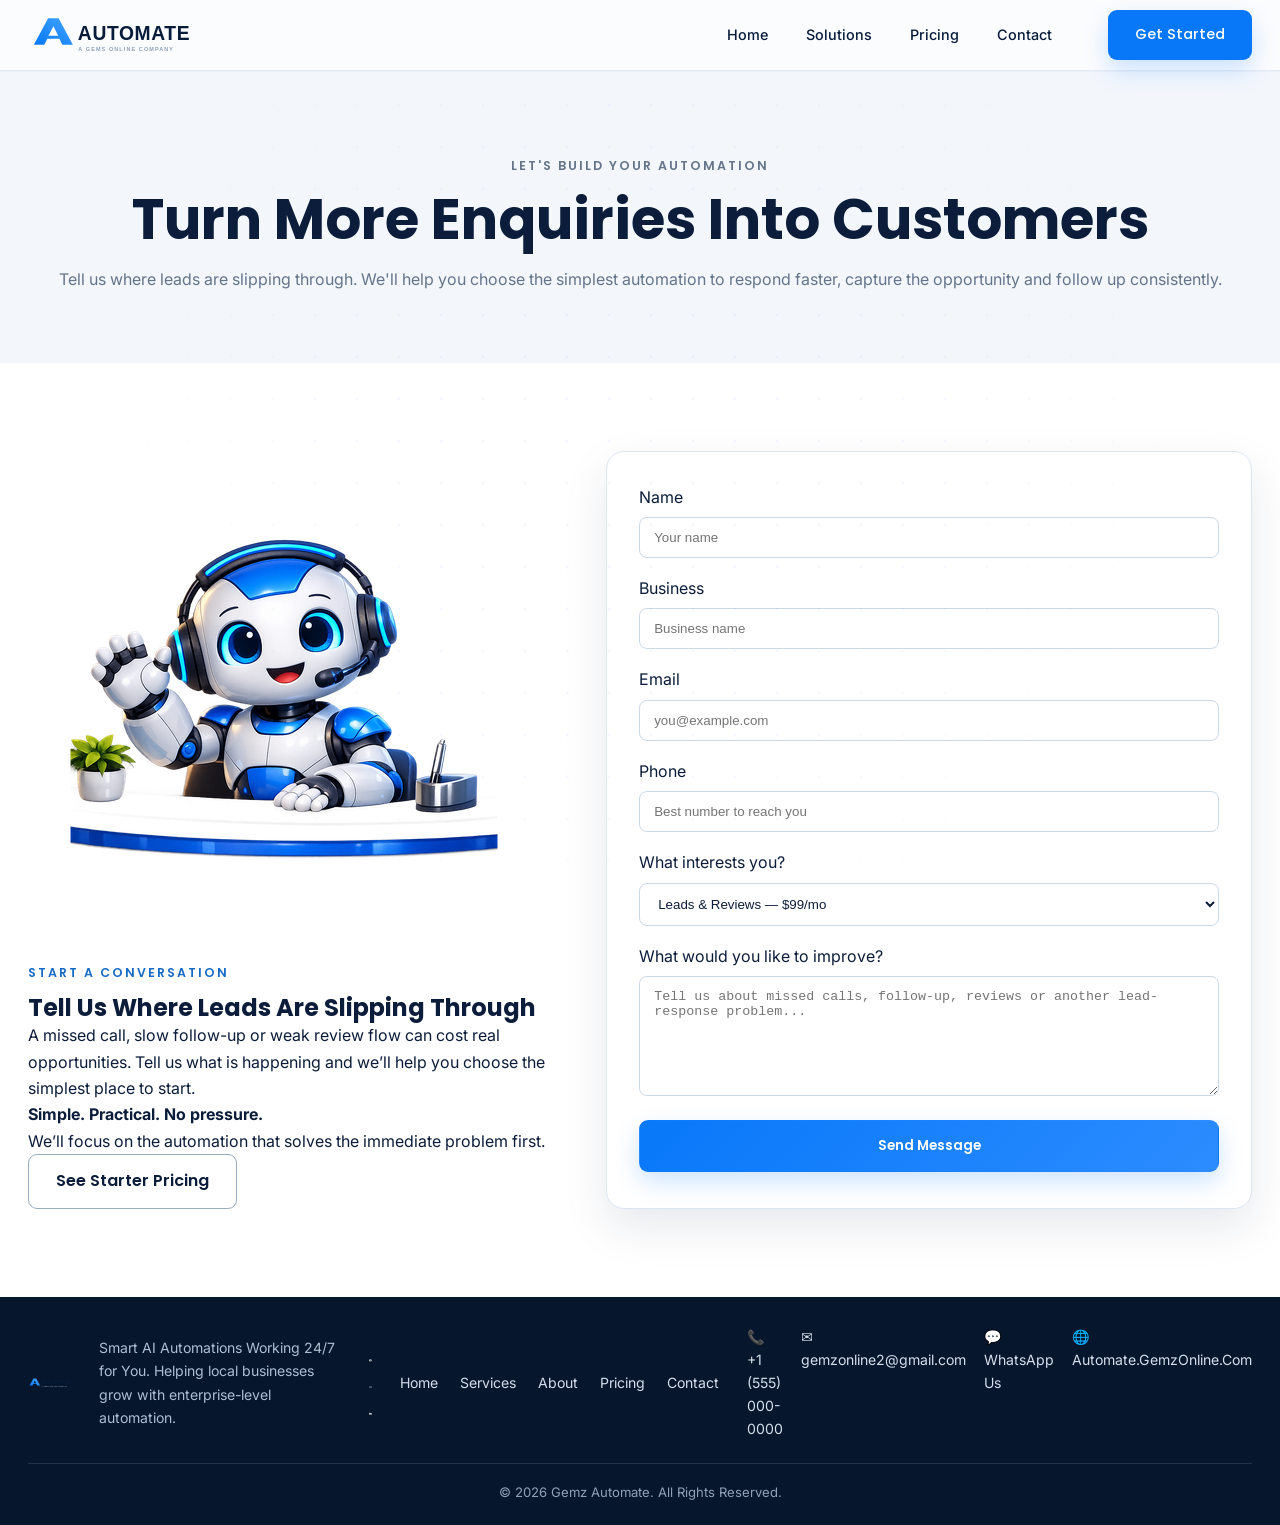
<file: contact.html>
<!DOCTYPE html>
<html lang="en">
<head>
  <meta charset="UTF-8" />
  <meta name="viewport" content="width=device-width, initial-scale=1.0" />
  <title>Contact — Gemz Automate</title>
  <meta name="description" content="Get in touch with Gemz Automate. Book a call, send us a message or chat on WhatsApp to start automating your business." />
  <link rel="canonical" href="https://automate.gemzonline.com/contact.html" />
  <meta property="og:type" content="website" />
  <meta property="og:site_name" content="Gemz Automate" />
  <meta property="og:title" content="Contact — Gemz Automate" />
  <meta property="og:description" content="Get in touch with Gemz Automate. Book a call, send us a message or chat on WhatsApp to start automating your business." />
  <meta property="og:url" content="https://automate.gemzonline.com/contact.html" />
  <meta property="og:image" content="https://automate.gemzonline.com/assets/images/hero-automation.png" />
  <meta name="twitter:card" content="summary_large_image" />
  <meta name="twitter:title" content="Contact — Gemz Automate" />
  <meta name="twitter:description" content="Get in touch with Gemz Automate. Book a call, send us a message or chat on WhatsApp to start automating your business." />
  <meta name="twitter:image" content="https://automate.gemzonline.com/assets/images/hero-automation.png" />
  <link rel="preconnect" href="https://fonts.googleapis.com" />
  <link rel="preconnect" href="https://fonts.gstatic.com" crossorigin />
  <link href="https://fonts.googleapis.com/css2?family=Poppins:wght@500;600;700&family=Inter:wght@400;500;600&display=swap" rel="stylesheet" />
  <link rel="stylesheet" href="assets/css/styles.css?v=20260924-mobilemenu3" />
  <link rel="stylesheet" href="assets/css/animations.css?v=20260921-dark2" />
  <link rel="icon" href="assets/images/logo.png" />
</head>
<body>

  <!-- ============ NAVIGATION ============ -->
  <header class="nav"><div class="container nav__inner">
<a href="index.html" class="nav__logo"><img src="assets/images/automate-logo-light.svg?v=20260922-wordmarkfix" alt="Automate"></a>
<button class="nav__toggle" aria-label="Toggle menu"><span></span><span></span><span></span></button>
<nav class="nav__links"><a href="index.html">Home</a><a href="index.html#how">Solutions</a><a href="index.html#plans">Pricing</a><a href="contact.html">Contact</a><a href="contact.html" class="btn btn--primary nav__cta">Get Started</a></nav>
</div></header>

  <!-- ============ PAGE HERO ============ -->
  <section class="page-hero">
    <div class="page-hero__bg"></div>
    <div class="hero__dots"></div>
    <div class="container page-hero__content">
      <p class="eyebrow">LET'S BUILD YOUR AUTOMATION</p><h1>Turn More Enquiries Into Customers</h1>
      <p>Tell us where leads are slipping through. We'll help you choose the simplest automation to respond faster, capture the opportunity and follow up consistently.</p>
    </div>
  </section>

  <!-- ============ CONTACT ============ -->
  <section class="section">
    <div class="container">
      <div class="contact-split">
        <div class="contact-info reveal">
          <div class="contact-robot"><img src="assets/images/icons/receptionist.png" alt="Automate assistant"></div>
          <p class="eyebrow">START A CONVERSATION</p>
          <h2>Tell Us Where Leads Are Slipping Through</h2>
          <p class="contact-intro">A missed call, slow follow-up or weak review flow can cost real opportunities. Tell us what is happening and we’ll help you choose the simplest place to start.</p>
          <div class="contact-promise"><strong>Simple. Practical. No pressure.</strong><br>We’ll focus on the automation that solves the immediate problem first.</div>
          <a href="index.html#plans" class="btn btn--ghost">See Starter Pricing</a>
        </div>
        <div class="contact-form reveal">
          <form action="https://api.web3forms.com/submit" method="POST">
            <input type="hidden" name="access_key" value="YOUR_WEB3FORMS_KEY">
            <input type="hidden" name="subject" value="New enquiry from Gemz Automate website">
            <input type="checkbox" name="botcheck" style="display:none">
            <div class="form-group"><label for="name">Name</label><input type="text" id="name" name="name" required placeholder="Your name"></div>
            <div class="form-group"><label for="business">Business</label><input type="text" id="business" name="business" placeholder="Business name"></div>
            <div class="form-group"><label for="email">Email</label><input type="email" id="email" name="email" required placeholder="you@example.com"></div>
            <div class="form-group"><label for="phone">Phone</label><input type="tel" id="phone" name="phone" placeholder="Best number to reach you"></div>
            <div class="form-group"><label for="service">What interests you?</label><select id="service" name="service"><option value="Leads & Reviews">Leads &amp; Reviews — $99/mo</option><option value="AI Attendant">AI Attendant — $200/mo</option><option value="Complete">Complete — $249/mo</option><option value="Not sure">Not sure — help me choose</option></select></div>
            <div class="form-group"><label for="message">What would you like to improve?</label><textarea id="message" name="message" required placeholder="Tell us about missed calls, follow-up, reviews or another lead-response problem..."></textarea></div>
            <button type="submit" class="btn btn--primary btn--lg" style="width:100%;justify-content:center">Send Message</button>
          </form>
        </div>
      </div>
    </div>
  </section>

  <!-- ============ FOOTER ============ -->
  <footer class="footer">
    <div class="container">
      <div class="footer__grid">
        <div class="footer__brand">
          <div class="footer__logo"><img src="assets/images/automate-logo-light.svg?v=20260922-wordmarkfix" alt="Automate" /></div>
          <p>Smart AI Automations Working 24/7 for You. Helping local businesses grow with enterprise-level automation.</p>
          <div class="footer__social">
            <a href="#" aria-label="Facebook" target="_blank" rel="noopener"><svg viewBox="0 0 24 24" fill="currentColor"><path d="M22 12a10 10 0 1 0-11.56 9.88v-6.99H7.9V12h2.54V9.8c0-2.5 1.49-3.89 3.77-3.89 1.09 0 2.24.2 2.24.2v2.46h-1.26c-1.24 0-1.63.77-1.63 1.56V12h2.78l-.44 2.89h-2.34v6.99A10 10 0 0 0 22 12z"></path></svg></a>
            <a href="#" aria-label="Instagram" target="_blank" rel="noopener"><svg viewBox="0 0 24 24" fill="none" stroke="currentColor" stroke-width="2"><rect x="2" y="2" width="20" height="20" rx="5"></rect><circle cx="12" cy="12" r="4"></circle><line x1="17.5" y1="6.5" x2="17.5" y2="6.5"></line></svg></a>
            <a href="#" aria-label="LinkedIn" target="_blank" rel="noopener"><svg viewBox="0 0 24 24" fill="currentColor"><path d="M4.98 3.5A2.5 2.5 0 1 1 0 3.5a2.5 2.5 0 0 1 4.98 0zM0 8h5v16H0zM7.5 8h4.78v2.19h.07c.67-1.27 2.3-2.61 4.73-2.61C21.8 7.57 24 10 24 14.29V24h-5v-8.61c0-2.05-.73-3.45-2.56-3.45-1.4 0-2.23.94-2.6 1.85-.13.32-.16.77-.16 1.22V24h-5z"></path></svg></a>
          </div>
        </div>
        <div>
          <h4>Quick Links</h4>
          <ul class="footer__links">
            <li><a href="index.html">Home</a></li>
            <li><a href="services.html">Services</a></li>
            <li><a href="about.html">About</a></li>
            <li><a href="pricing.html">Pricing</a></li>
            <li><a href="contact.html">Contact</a></li>
          </ul>
        </div>
        <div>
          <h4>Get in Touch</h4>
          <ul class="footer__contact">
            <li>📞 <a href="tel:+1YOURPHONENUMBER">+1 (555) 000-0000</a></li>
            <li>✉️ <a href="mailto:gemzonline2@gmail.com">gemzonline2@gmail.com</a></li>
            <li>💬 <a href="https://wa.me/YOURPHONENUMBER" target="_blank" rel="noopener">WhatsApp Us</a></li>
            <li>🌐 Automate.GemzOnline.Com</li>
          </ul>
        </div>
      </div>
      <div class="footer__bottom">© <span class="js-year">2026</span> Gemz Automate. All Rights Reserved.</div>
    </div>
  </footer>


  <script src="assets/js/main.js?v=20260924-mobilemenu3"></script>
</body>
</html>
</file>
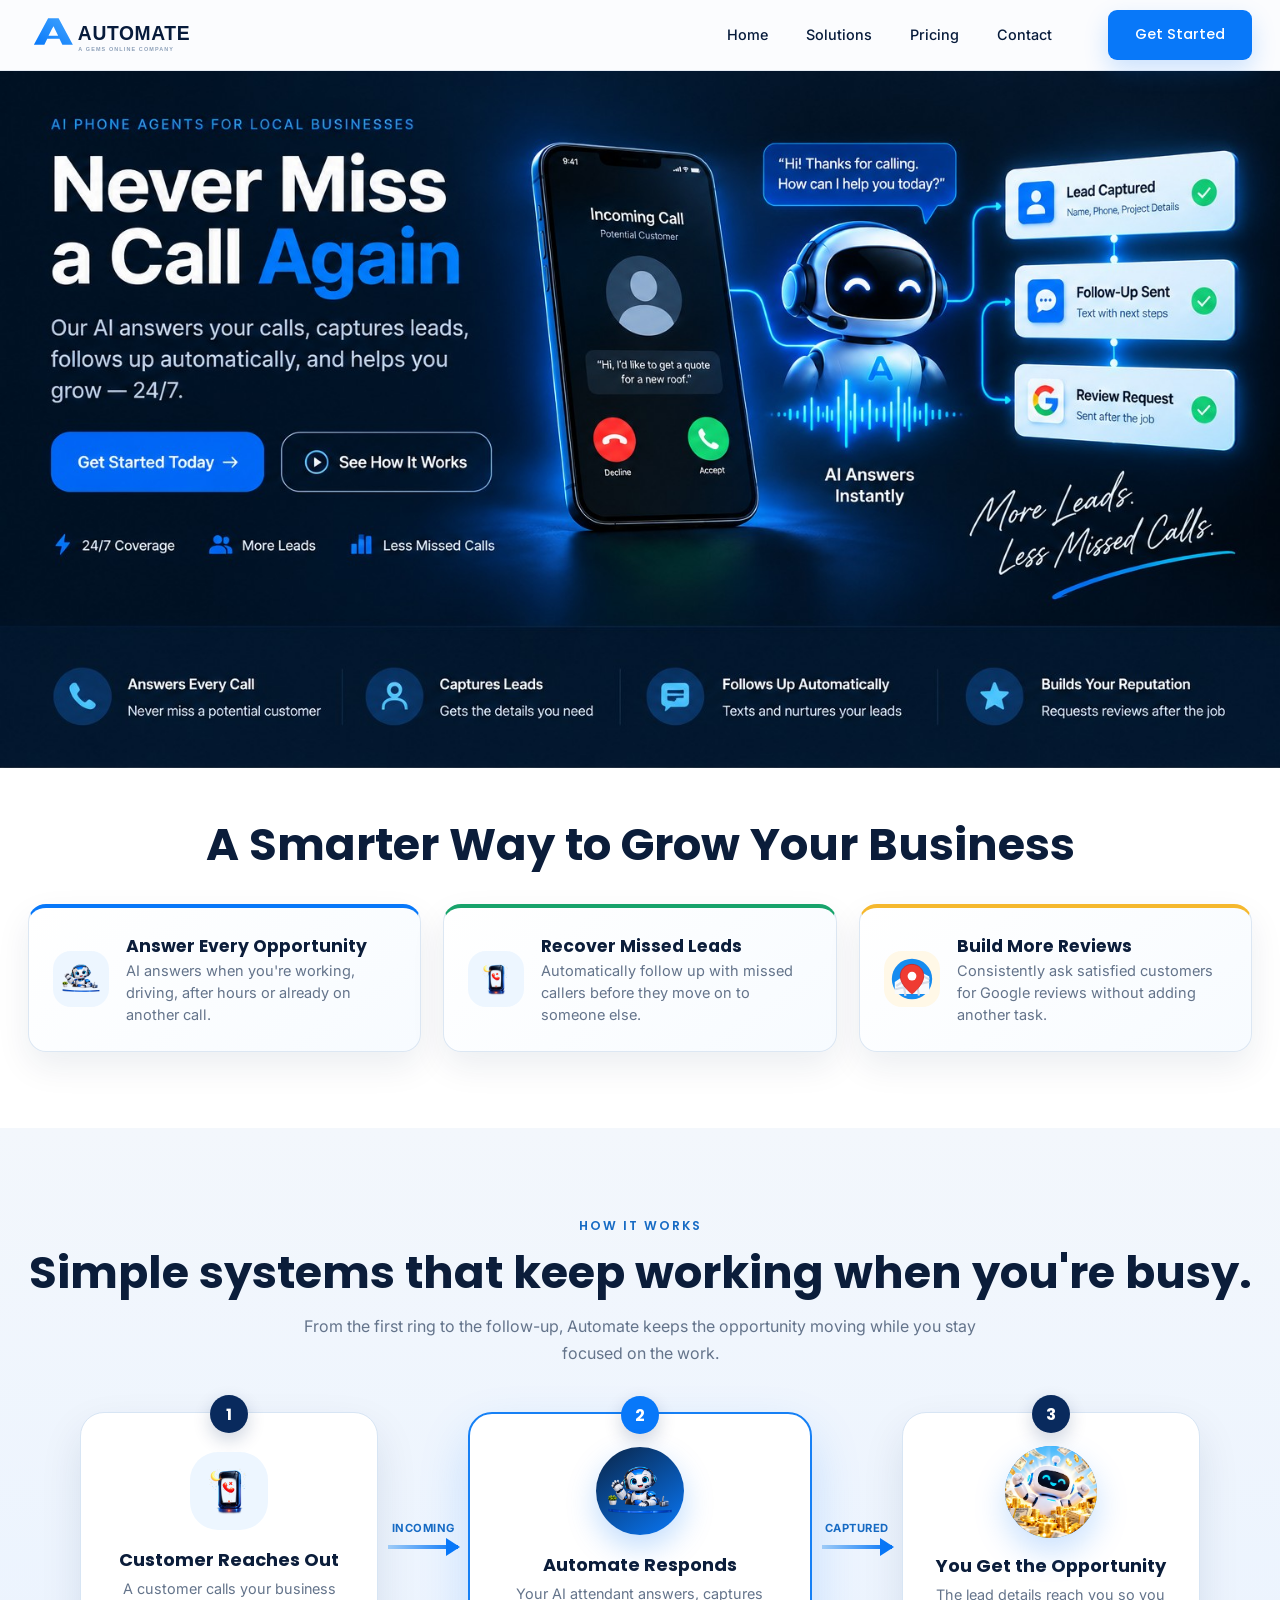
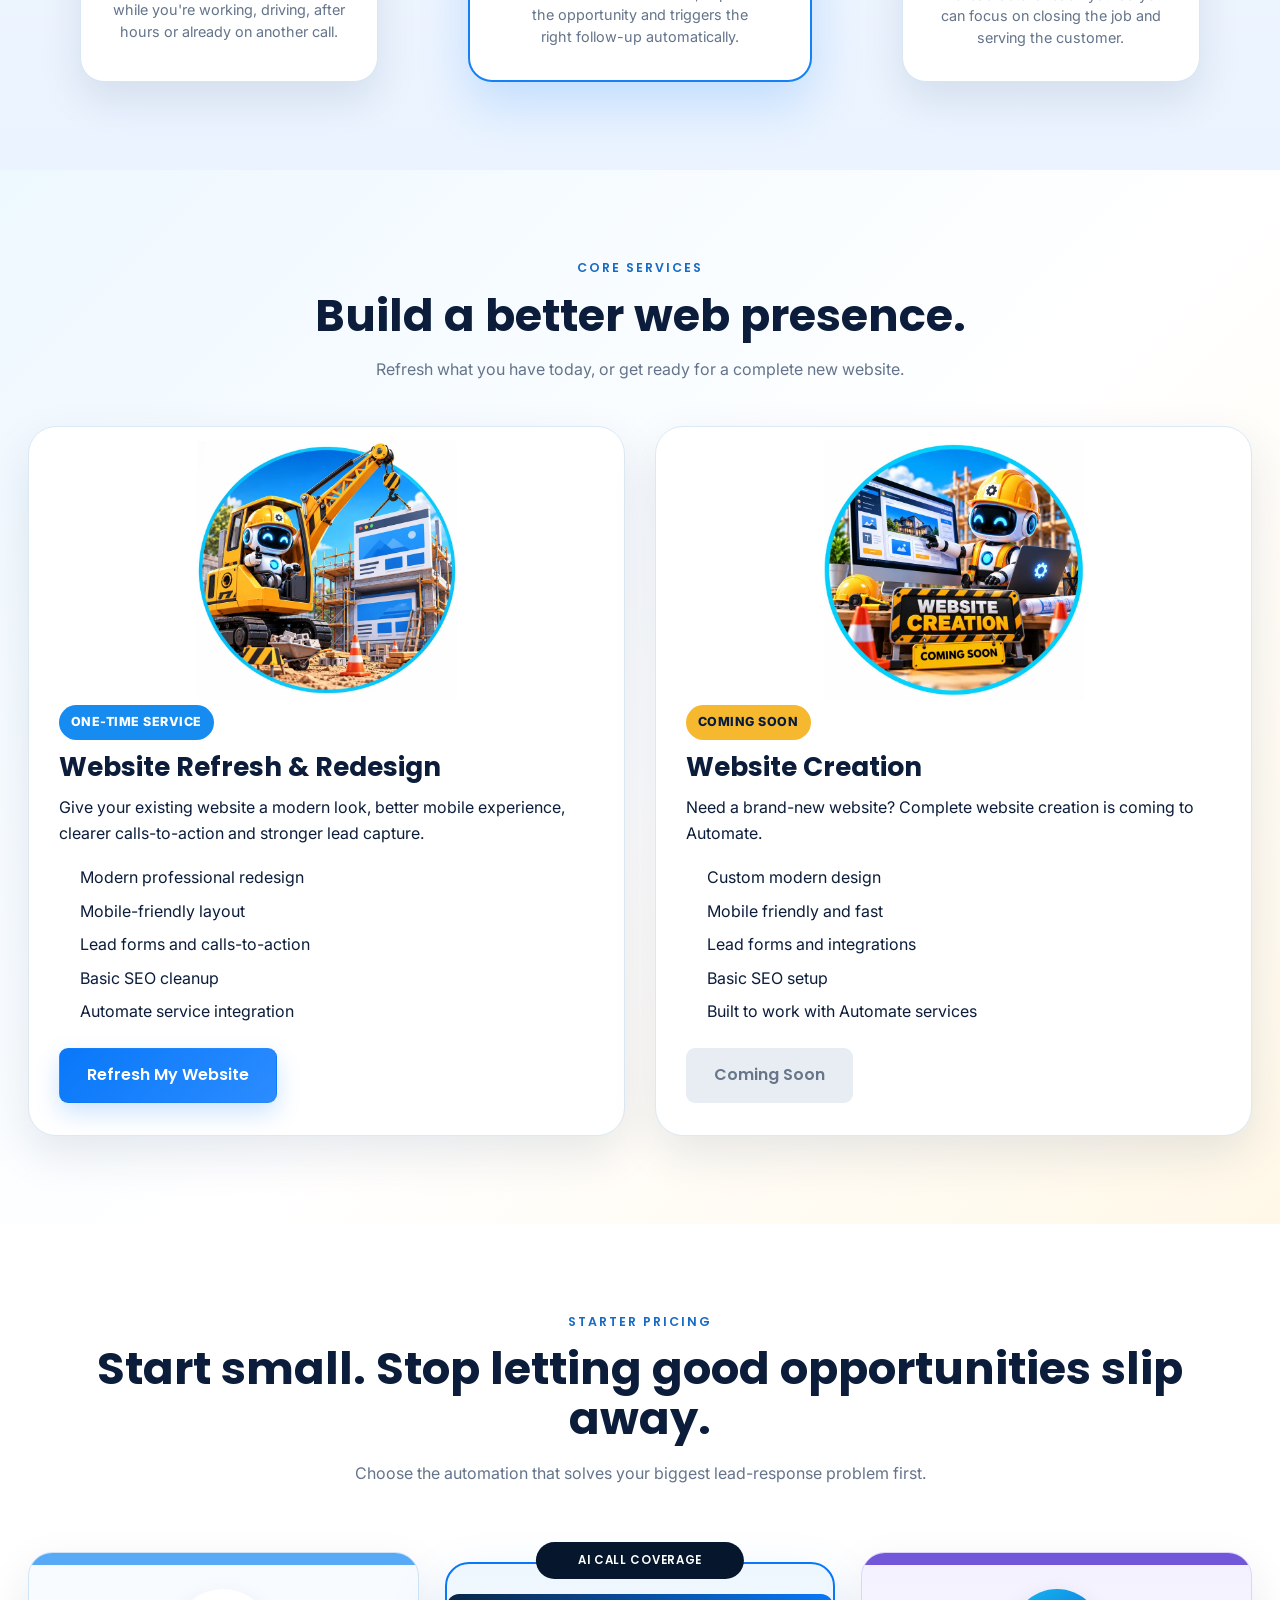
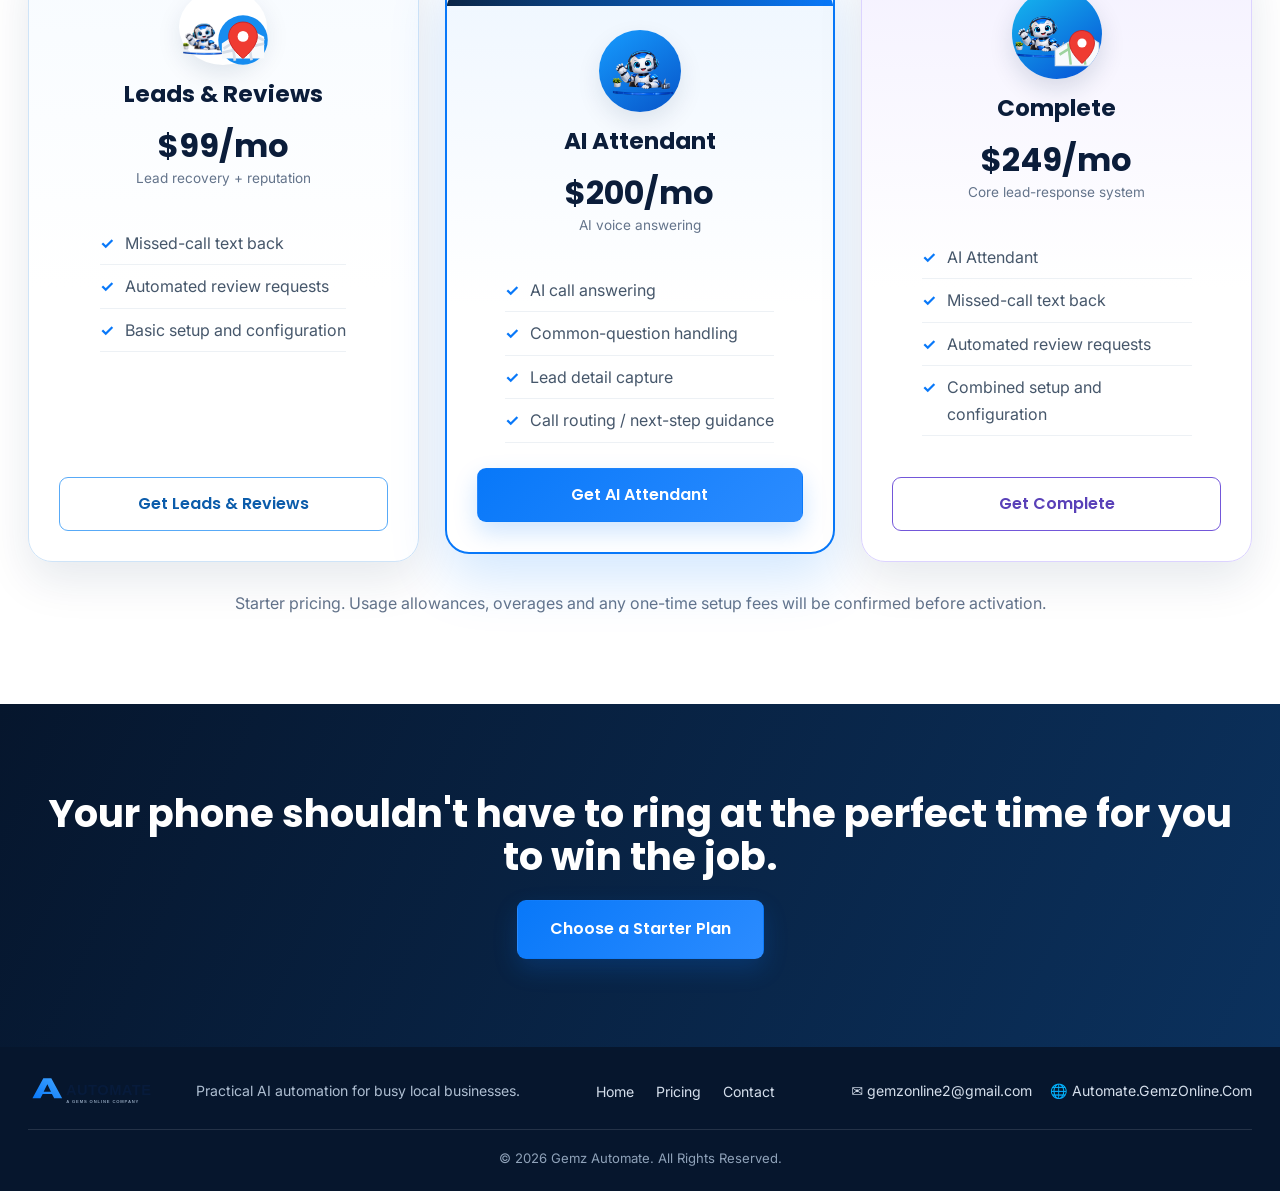
<file: pricing.html>
<!DOCTYPE html><html lang="en"><head><meta charset="UTF-8"><meta name="viewport" content="width=device-width,initial-scale=1.0"><title>Pricing — Gemz Automate</title><meta http-equiv="refresh" content="0; url=index.html#plans"><link rel="canonical" href="https://automate.gemzonline.com/index.html#plans"><meta name="robots" content="noindex, follow"><script>location.replace('index.html#plans');</script></head><body><p>Taking you to <a href="index.html#plans">pricing</a>…</p></body></html>
</file>
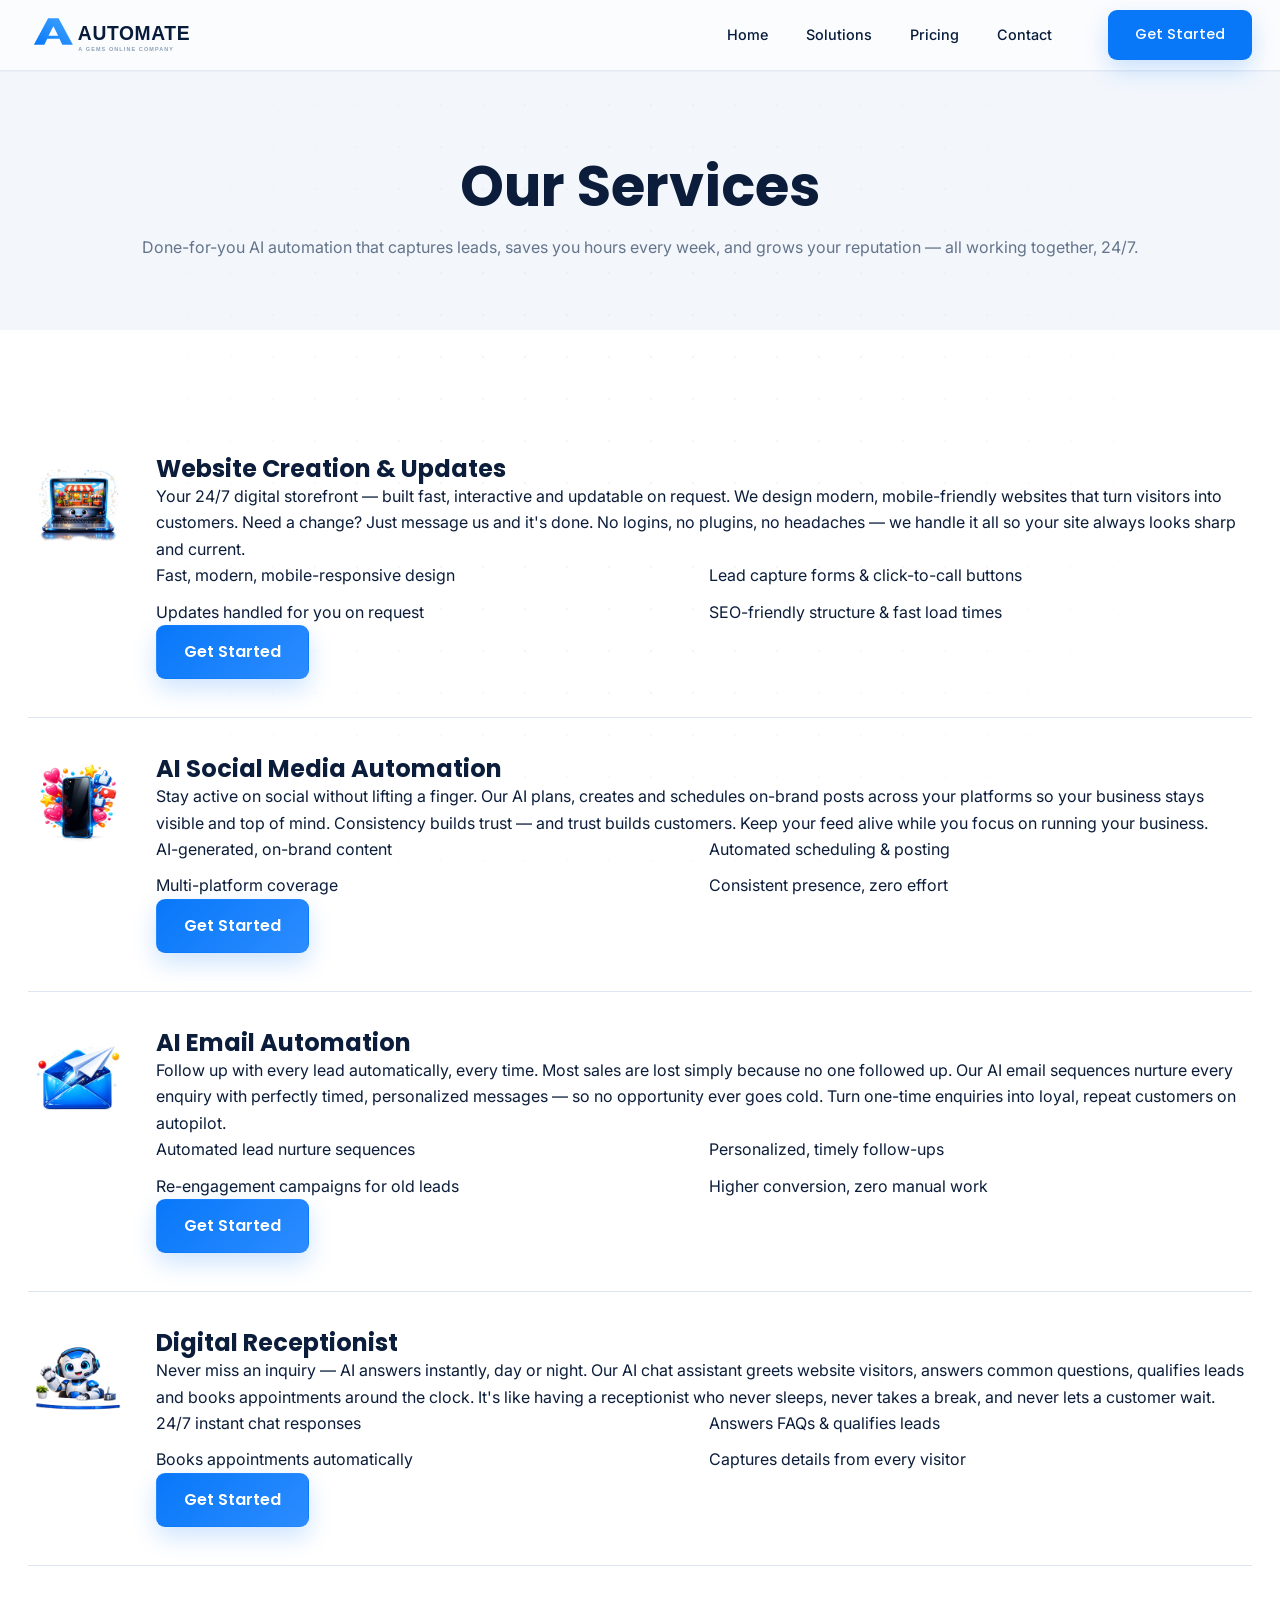
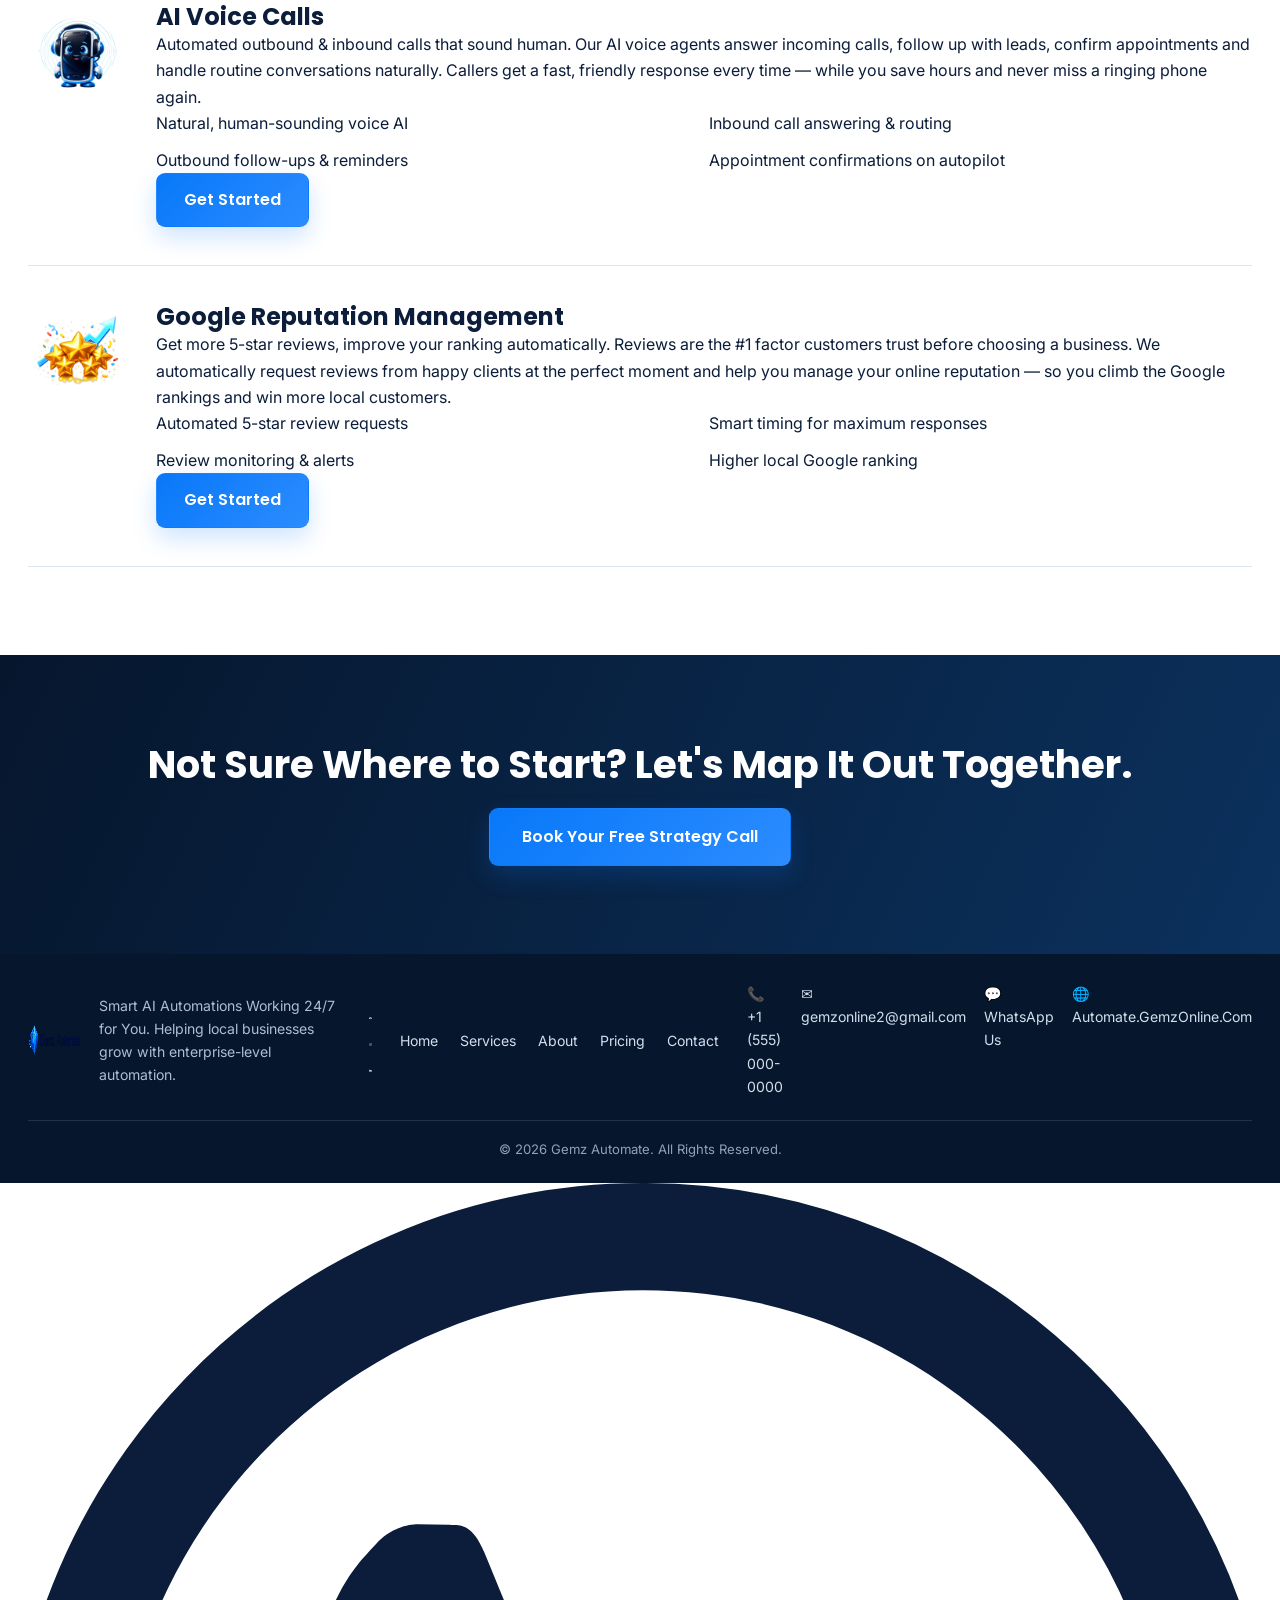
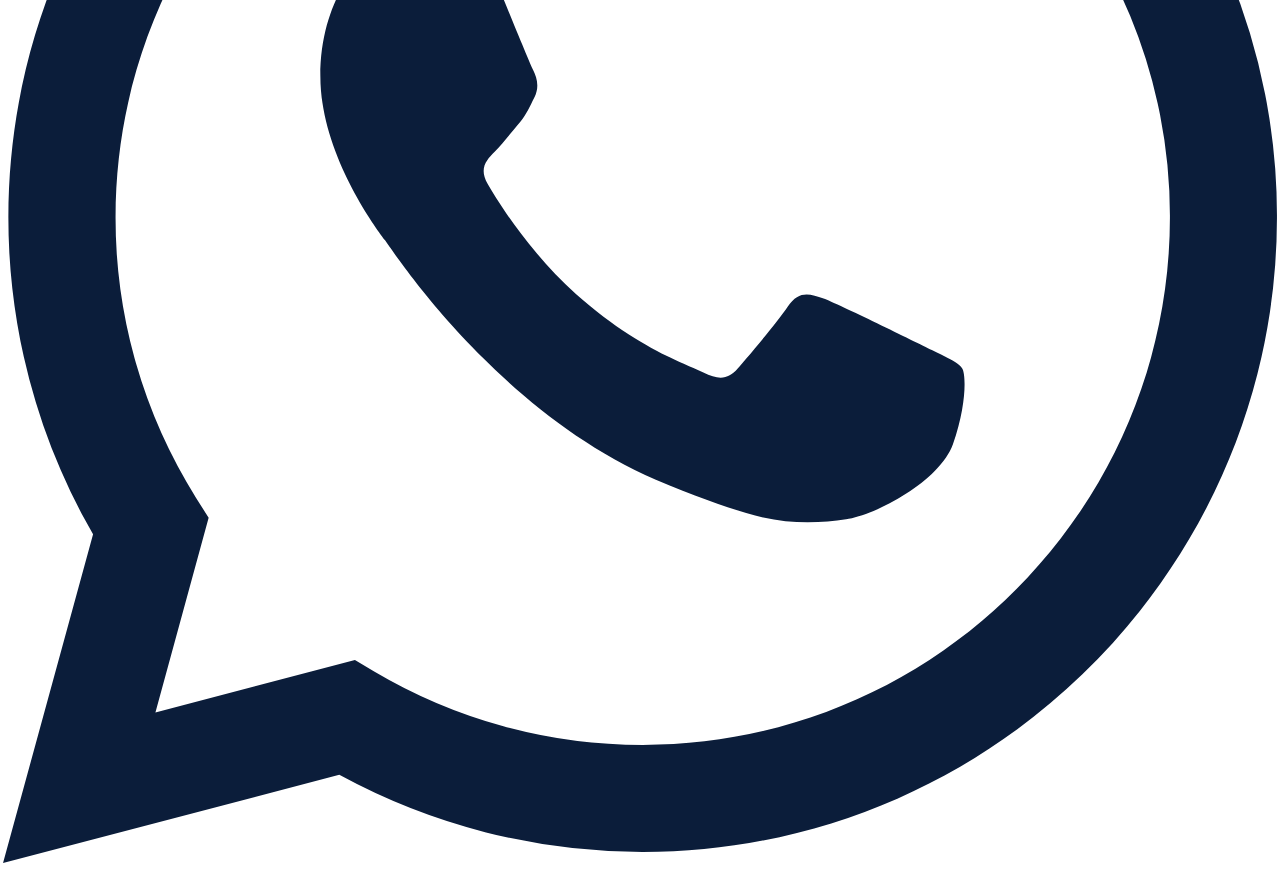
<file: services.html>
<!DOCTYPE html>
<html lang="en">
<head>
  <meta charset="UTF-8" />
  <meta name="viewport" content="width=device-width, initial-scale=1.0" />
  <title>Services — Gemz Automate</title>
  <meta name="description" content="AI automation services for local business: websites, social media, email, digital receptionist, voice calls and Google reputation management." />
  <link rel="canonical" href="https://automate.gemzonline.com/services.html" />
  <meta property="og:type" content="website" />
  <meta property="og:site_name" content="Gemz Automate" />
  <meta property="og:title" content="Services — Gemz Automate" />
  <meta property="og:description" content="AI automation services for local business: websites, social media, email, digital receptionist, voice calls and Google reputation management." />
  <meta property="og:url" content="https://automate.gemzonline.com/services.html" />
  <meta property="og:image" content="https://automate.gemzonline.com/assets/images/hero-automation.png" />
  <meta name="twitter:card" content="summary_large_image" />
  <meta name="twitter:title" content="Services — Gemz Automate" />
  <meta name="twitter:description" content="AI automation services for local business: websites, social media, email, digital receptionist, voice calls and Google reputation management." />
  <meta name="twitter:image" content="https://automate.gemzonline.com/assets/images/hero-automation.png" />
  <link rel="preconnect" href="https://fonts.googleapis.com" />
  <link rel="preconnect" href="https://fonts.gstatic.com" crossorigin />
  <link href="https://fonts.googleapis.com/css2?family=Poppins:wght@500;600;700&family=Inter:wght@400;500;600&display=swap" rel="stylesheet" />
  <link rel="stylesheet" href="assets/css/styles.css?v=20260924-mobilemenu3" />
  <link rel="stylesheet" href="assets/css/animations.css?v=20260921-dark2" />
  <link rel="icon" href="assets/images/logo.png" />
</head>
<body>

  <!-- ============ NAVIGATION ============ -->
  <header class="nav"><div class="container nav__inner">
<a href="index.html" class="nav__logo"><img src="assets/images/automate-logo-light.svg?v=20260922-wordmarkfix" alt="Automate"></a>
<button class="nav__toggle" aria-label="Toggle menu"><span></span><span></span><span></span></button>
<nav class="nav__links"><a href="index.html">Home</a><a href="index.html#how">Solutions</a><a href="index.html#plans">Pricing</a><a href="contact.html">Contact</a><a href="contact.html" class="btn btn--primary nav__cta">Get Started</a></nav>
</div></header>

  <!-- ============ PAGE HERO ============ -->
  <section class="page-hero">
    <div class="page-hero__bg"></div>
    <div class="hero__dots"></div>
    <div class="container page-hero__content">
      <h1>Our Services</h1>
      <p>Done-for-you AI automation that captures leads, saves you hours every week, and grows your reputation — all working together, 24/7.</p>
    </div>
  </section>

  <!-- ============ FULL SERVICE SECTIONS ============ -->
  <section class="section">
    <div class="container">

      <!-- 1. Websites -->
      <div class="service-row reveal" id="websites">
        <img class="service-row__img" src="assets/images/icons/website.png" alt="Website creation and updates icon" />
        <div>
          <h2>Website Creation &amp; Updates</h2>
          <p>Your 24/7 digital storefront — built fast, interactive and updatable on request. We design modern, mobile-friendly websites that turn visitors into customers. Need a change? Just message us and it's done. No logins, no plugins, no headaches — we handle it all so your site always looks sharp and current.</p>
          <ul class="feature-list">
            <li>Fast, modern, mobile-responsive design</li>
            <li>Lead capture forms &amp; click-to-call buttons</li>
            <li>Updates handled for you on request</li>
            <li>SEO-friendly structure &amp; fast load times</li>
          </ul>
          <!-- PLACEHOLDER: replace with your Calendly booking link -->
          <a href="https://calendly.com/YOUR-CALENDLY-LINK" class="btn btn--primary" target="_blank" rel="noopener">Get Started</a>
        </div>
      </div>

      <!-- 2. Social Media -->
      <div class="service-row reveal" id="social">
        <img class="service-row__img" src="assets/images/icons/social.png" alt="AI social media automation icon" />
        <div>
          <h2>AI Social Media Automation</h2>
          <p>Stay active on social without lifting a finger. Our AI plans, creates and schedules on-brand posts across your platforms so your business stays visible and top of mind. Consistency builds trust — and trust builds customers. Keep your feed alive while you focus on running your business.</p>
          <ul class="feature-list">
            <li>AI-generated, on-brand content</li>
            <li>Automated scheduling &amp; posting</li>
            <li>Multi-platform coverage</li>
            <li>Consistent presence, zero effort</li>
          </ul>
          <!-- PLACEHOLDER: replace with your Calendly booking link -->
          <a href="https://calendly.com/YOUR-CALENDLY-LINK" class="btn btn--primary" target="_blank" rel="noopener">Get Started</a>
        </div>
      </div>

      <!-- 3. Email -->
      <div class="service-row reveal" id="email">
        <img class="service-row__img" src="assets/images/icons/email.png" alt="AI email automation icon" />
        <div>
          <h2>AI Email Automation</h2>
          <p>Follow up with every lead automatically, every time. Most sales are lost simply because no one followed up. Our AI email sequences nurture every enquiry with perfectly timed, personalized messages — so no opportunity ever goes cold. Turn one-time enquiries into loyal, repeat customers on autopilot.</p>
          <ul class="feature-list">
            <li>Automated lead nurture sequences</li>
            <li>Personalized, timely follow-ups</li>
            <li>Re-engagement campaigns for old leads</li>
            <li>Higher conversion, zero manual work</li>
          </ul>
          <!-- PLACEHOLDER: replace with your Calendly booking link -->
          <a href="https://calendly.com/YOUR-CALENDLY-LINK" class="btn btn--primary" target="_blank" rel="noopener">Get Started</a>
        </div>
      </div>

      <!-- 4. Digital Receptionist -->
      <div class="service-row reveal" id="receptionist">
        <img class="service-row__img" src="assets/images/icons/receptionist.png" alt="AI digital receptionist icon" />
        <div>
          <h2>Digital Receptionist</h2>
          <p>Never miss an inquiry — AI answers instantly, day or night. Our AI chat assistant greets website visitors, answers common questions, qualifies leads and books appointments around the clock. It's like having a receptionist who never sleeps, never takes a break, and never lets a customer wait.</p>
          <ul class="feature-list">
            <li>24/7 instant chat responses</li>
            <li>Answers FAQs &amp; qualifies leads</li>
            <li>Books appointments automatically</li>
            <li>Captures details from every visitor</li>
          </ul>
          <!-- PLACEHOLDER: replace with your Calendly booking link -->
          <a href="https://calendly.com/YOUR-CALENDLY-LINK" class="btn btn--primary" target="_blank" rel="noopener">Get Started</a>
        </div>
      </div>

      <!-- 5. AI Voice Calls -->
      <div class="service-row reveal" id="voice">
        <img class="service-row__img" src="assets/images/icons/voice.png" alt="AI voice calls icon" />
        <div>
          <h2>AI Voice Calls</h2>
          <p>Automated outbound &amp; inbound calls that sound human. Our AI voice agents answer incoming calls, follow up with leads, confirm appointments and handle routine conversations naturally. Callers get a fast, friendly response every time — while you save hours and never miss a ringing phone again.</p>
          <ul class="feature-list">
            <li>Natural, human-sounding voice AI</li>
            <li>Inbound call answering &amp; routing</li>
            <li>Outbound follow-ups &amp; reminders</li>
            <li>Appointment confirmations on autopilot</li>
          </ul>
          <!-- PLACEHOLDER: replace with your Calendly booking link -->
          <a href="https://calendly.com/YOUR-CALENDLY-LINK" class="btn btn--primary" target="_blank" rel="noopener">Get Started</a>
        </div>
      </div>

      <!-- 6. Reputation -->
      <div class="service-row reveal" id="reputation">
        <img class="service-row__img" src="assets/images/icons/reputation.png" alt="Google reputation management icon" />
        <div>
          <h2>Google Reputation Management</h2>
          <p>Get more 5-star reviews, improve your ranking automatically. Reviews are the #1 factor customers trust before choosing a business. We automatically request reviews from happy clients at the perfect moment and help you manage your online reputation — so you climb the Google rankings and win more local customers.</p>
          <ul class="feature-list">
            <li>Automated 5-star review requests</li>
            <li>Smart timing for maximum responses</li>
            <li>Review monitoring &amp; alerts</li>
            <li>Higher local Google ranking</li>
          </ul>
          <!-- PLACEHOLDER: replace with your Calendly booking link -->
          <a href="https://calendly.com/YOUR-CALENDLY-LINK" class="btn btn--primary" target="_blank" rel="noopener">Get Started</a>
        </div>
      </div>

    </div>
  </section>

  <!-- ============ CTA BANNER ============ -->
  <section class="section cta-banner">
    <div class="container">
      <h2>Not Sure Where to Start? Let's Map It Out Together.</h2>
      <!-- PLACEHOLDER: replace with your Calendly booking link -->
      <a href="https://calendly.com/YOUR-CALENDLY-LINK" class="btn btn--primary btn--lg" target="_blank" rel="noopener">Book Your Free Strategy Call</a>
    </div>
  </section>

  <!-- ============ FOOTER ============ -->
  <footer class="footer">
    <div class="container">
      <div class="footer__grid">
        <div class="footer__brand">
          <div class="footer__logo"><img src="assets/images/logo-light.png" alt="Gemz Automate" /></div>
          <p>Smart AI Automations Working 24/7 for You. Helping local businesses grow with enterprise-level automation.</p>
          <div class="footer__social">
            <a href="#" aria-label="Facebook" target="_blank" rel="noopener"><svg viewBox="0 0 24 24" fill="currentColor"><path d="M22 12a10 10 0 1 0-11.56 9.88v-6.99H7.9V12h2.54V9.8c0-2.5 1.49-3.89 3.77-3.89 1.09 0 2.24.2 2.24.2v2.46h-1.26c-1.24 0-1.63.77-1.63 1.56V12h2.78l-.44 2.89h-2.34v6.99A10 10 0 0 0 22 12z"></path></svg></a>
            <a href="#" aria-label="Instagram" target="_blank" rel="noopener"><svg viewBox="0 0 24 24" fill="none" stroke="currentColor" stroke-width="2"><rect x="2" y="2" width="20" height="20" rx="5"></rect><circle cx="12" cy="12" r="4"></circle><line x1="17.5" y1="6.5" x2="17.5" y2="6.5"></line></svg></a>
            <a href="#" aria-label="LinkedIn" target="_blank" rel="noopener"><svg viewBox="0 0 24 24" fill="currentColor"><path d="M4.98 3.5A2.5 2.5 0 1 1 0 3.5a2.5 2.5 0 0 1 4.98 0zM0 8h5v16H0zM7.5 8h4.78v2.19h.07c.67-1.27 2.3-2.61 4.73-2.61C21.8 7.57 24 10 24 14.29V24h-5v-8.61c0-2.05-.73-3.45-2.56-3.45-1.4 0-2.23.94-2.6 1.85-.13.32-.16.77-.16 1.22V24h-5z"></path></svg></a>
          </div>
        </div>
        <div>
          <h4>Quick Links</h4>
          <ul class="footer__links">
            <li><a href="index.html">Home</a></li>
            <li><a href="services.html">Services</a></li>
            <li><a href="about.html">About</a></li>
            <li><a href="pricing.html">Pricing</a></li>
            <li><a href="contact.html">Contact</a></li>
          </ul>
        </div>
        <div>
          <h4>Get in Touch</h4>
          <ul class="footer__contact">
            <li>📞 <a href="tel:+1YOURPHONENUMBER">+1 (555) 000-0000</a></li>
            <li>✉️ <a href="mailto:gemzonline2@gmail.com">gemzonline2@gmail.com</a></li>
            <li>💬 <a href="https://wa.me/YOURPHONENUMBER" target="_blank" rel="noopener">WhatsApp Us</a></li>
            <li>🌐 Automate.GemzOnline.Com</li>
          </ul>
        </div>
      </div>
      <div class="footer__bottom">© <span class="js-year">2026</span> Gemz Automate. All Rights Reserved.</div>
    </div>
  </footer>

  <!-- ============ FLOATING WHATSAPP ============ -->
  <a href="https://wa.me/YOURPHONENUMBER" class="wa-float" aria-label="Chat on WhatsApp" target="_blank" rel="noopener">
    <svg viewBox="0 0 24 24" fill="currentColor"><path d="M17.472 14.382c-.297-.149-1.758-.867-2.03-.967-.273-.099-.471-.148-.67.15-.197.297-.767.966-.94 1.164-.173.199-.347.223-.644.075-.297-.15-1.255-.463-2.39-1.475-.883-.788-1.48-1.761-1.653-2.059-.173-.297-.018-.458.13-.606.134-.133.298-.347.446-.52.149-.174.198-.298.298-.497.099-.198.05-.371-.025-.52-.075-.149-.669-1.612-.916-2.207-.242-.579-.487-.5-.669-.51l-.57-.01c-.198 0-.52.074-.792.372-.272.297-1.04 1.016-1.04 2.479 0 1.462 1.065 2.875 1.213 3.074.149.198 2.096 3.2 5.077 4.487.709.306 1.262.489 1.694.626.712.226 1.36.194 1.872.118.571-.085 1.758-.719 2.006-1.413.248-.694.248-1.289.173-1.413-.074-.124-.272-.198-.57-.347m-5.421 7.403h-.004a9.87 9.87 0 0 1-5.031-1.378l-.361-.214-3.741.982.998-3.648-.235-.374a9.86 9.86 0 0 1-1.51-5.26c.001-5.45 4.436-9.884 9.888-9.884 2.64 0 5.122 1.03 6.988 2.898a9.825 9.825 0 0 1 2.893 6.994c-.003 5.45-4.437 9.884-9.885 9.884m8.413-18.297A11.815 11.815 0 0 0 12.05 0C5.495 0 .16 5.335.157 11.892c0 2.096.547 4.142 1.588 5.945L.057 24l6.305-1.654a11.882 11.882 0 0 0 5.683 1.448h.005c6.554 0 11.89-5.335 11.893-11.893a11.821 11.821 0 0 0-3.48-8.413z"></path></svg>
  </a>

  <script src="assets/js/main.js?v=20260924-mobilemenu3"></script>
</body>
</html>
</file>
<file: assets/css/styles.css>
/* Gemz Automate — premium airy SaaS direction */
:root{--navy:#06162d;--navy2:#0a2547;--blue:#0878f9;--blue2:#2c8cff;--ink:#0b1d3a;--muted:#64748b;--line:#dce6f2;--ice:#f3f7fc;--white:#fff;--font-head:'Poppins',system-ui,sans-serif;--font-body:'Inter',system-ui,sans-serif;--maxw:1080px;--radius:18px;--shadow:0 18px 45px rgba(13,42,77,.10)}
*{box-sizing:border-box;margin:0;padding:0}html{scroll-behavior:smooth}body{font-family:var(--font-body);background:#fff;color:var(--ink);line-height:1.65;overflow-x:hidden}h1,h2,h3,h4{font-family:var(--font-head);line-height:1.12;color:var(--ink)}a{text-decoration:none;color:inherit}img{max-width:100%;display:block}ul{list-style:none}.container{width:100%;max-width:var(--maxw);margin:auto;padding:0 28px}.section{padding:88px 0}.section--alt{background:var(--ice)}.text-center{text-align:center}.eyebrow{color:#176bc4;font-family:var(--font-head);font-weight:600;letter-spacing:2px;text-transform:uppercase;font-size:.78rem;margin-bottom:12px}.section-title{font-size:clamp(2rem,4vw,2.8rem);margin-bottom:15px}.section-intro{color:var(--muted);max-width:680px;margin:0 auto 44px}
.btn{display:inline-flex;align-items:center;justify-content:center;gap:8px;font-family:var(--font-head);font-weight:600;padding:13px 27px;border-radius:9px;border:1px solid transparent;transition:.25s}.btn--primary{background:linear-gradient(135deg,var(--blue),var(--blue2));color:#fff;box-shadow:0 10px 24px rgba(8,120,249,.2)}.btn--primary:hover{transform:translateY(-2px)}.btn--ghost{background:#fff;color:var(--ink);border-color:#9aacc0}.btn--ghost:hover{border-color:var(--blue);color:var(--blue)}.btn--lg{padding:15px 32px}
.nav{position:sticky;top:0;z-index:1000;background:#06162d;border-bottom:1px solid rgba(104,162,225,.22)}.nav__inner{height:76px;display:flex;align-items:center;justify-content:space-between}.nav__logo img{height:36px}.nav__links{display:flex;align-items:center;gap:30px}.nav__links a{color:#e7eef8;font-weight:500;font-size:.94rem}.nav__links a:hover{color:#fff}.nav__cta{color:#fff!important;padding:10px 21px!important}.nav__toggle{display:none;background:none;border:0;flex-direction:column;gap:5px}.nav__toggle span{width:26px;height:3px;background:#fff;border-radius:3px}
.hero{background:#fff;padding:78px 0 46px}.hero__content{display:grid;grid-template-columns:1.05fr .95fr;gap:68px;align-items:center}.hero__copy{min-width:0}.hero h1{font-size:clamp(2.8rem,5vw,4.45rem);letter-spacing:-.045em;margin-bottom:20px;max-width:650px}.hero h1 .grad{color:var(--blue)}.hero__tag{font-size:1.12rem;color:var(--muted);margin-bottom:30px;max-width:620px}.hero__ctas{display:flex;gap:25px;align-items:center;flex-wrap:wrap}.hero__demo{display:inline-flex;align-items:center;gap:10px;color:var(--blue);font-family:var(--font-head);font-weight:600}.hero__demo span{width:38px;height:38px;border:2px solid var(--blue);border-radius:50%;display:inline-flex;align-items:center;justify-content:center;font-size:.8rem}.hero__visual{position:relative}.workflow-screen{background:linear-gradient(145deg,#eef5fc,#fff);border:1px solid #d7e3f0;border-radius:18px;padding:20px;box-shadow:0 22px 55px rgba(13,42,77,.14);min-height:320px;display:flex;flex-direction:column;justify-content:center}.workflow-top{position:absolute;top:17px;left:20px;display:flex;gap:6px}.workflow-top span{width:7px;height:7px;border-radius:50%;background:#b8c7d8}.workflow-call{background:#fff;border:1px solid #e0e8f1;border-radius:14px;padding:22px;display:flex;gap:16px;align-items:center;box-shadow:0 10px 28px rgba(13,42,77,.08)}.workflow-icon{width:54px;height:54px;border-radius:50%;display:grid;place-items:center;background:#e8f3ff;color:var(--blue);font-size:1.5rem}.workflow-call small,.workflow-stat small{display:block;color:#8494a8;font-size:.7rem;letter-spacing:.08em}.workflow-call strong,.workflow-stat strong{display:block;color:var(--ink);font-family:var(--font-head)}.workflow-call p{color:#19a464;font-size:.82rem;margin-top:3px}.workflow-row{display:grid;grid-template-columns:1fr 1fr;gap:12px;margin-top:14px}.workflow-stat{background:#fff;border:1px solid #e0e8f1;border-radius:12px;padding:15px;display:flex;align-items:center;gap:11px}.workflow-stat b{color:var(--blue);font-size:1.15rem}.benefits{padding:24px 0 70px;background:#fff}.benefits__grid{display:grid;grid-template-columns:repeat(3,1fr);gap:42px}.benefit{display:flex;align-items:flex-start;gap:17px}.benefit__icon{flex:0 0 58px;width:58px;height:58px;border-radius:50%;display:grid;place-items:center;background:#edf6ff;color:var(--blue);font-size:1.35rem;font-weight:700}.benefit h3{font-size:1.08rem;margin:5px 0 5px}.benefit p{color:var(--muted);font-size:.91rem;line-height:1.5}
.grid{display:grid;gap:24px}.grid-3{grid-template-columns:repeat(3,1fr)}.grid-2{grid-template-columns:repeat(2,1fr)}.card,.price-card,.contact-form,.faq-item{background:#fff;border:1px solid var(--line);box-shadow:var(--shadow)}.card{border-radius:var(--radius);padding:31px 28px}.card h3{margin-bottom:9px}.card p,.step p{color:var(--muted)}.pain-card{text-align:center}.pain-card:before{content:"";display:block;width:48px;height:48px;border-radius:50%;background:#eaf3ff;margin:0 auto 18px;box-shadow:inset 0 0 0 12px #f5f9ff}
.steps{display:grid;grid-template-columns:repeat(3,1fr);gap:24px}.step{text-align:center;padding:30px 24px}.step__num{width:54px;height:54px;margin:0 auto 17px;display:flex;align-items:center;justify-content:center;border-radius:50%;background:#e7f2ff;color:var(--blue);font:700 1.25rem var(--font-head)}.step h3{margin-bottom:8px}
.pricing-grid{display:grid;grid-template-columns:repeat(3,1fr);gap:24px;align-items:stretch;text-align:center}.price-card{border-radius:var(--radius);padding:38px 29px;display:flex;flex-direction:column;position:relative}.price-card--popular{border:2px solid var(--blue);box-shadow:0 20px 48px rgba(8,120,249,.16)}.price-badge{position:absolute;top:-14px;left:50%;transform:translateX(-50%);background:var(--navy);color:#fff;border-radius:999px;padding:5px 15px;font:600 .73rem var(--font-head);letter-spacing:.7px;text-transform:uppercase}.price-card h3{font-size:1.4rem;margin-bottom:7px}.price-card .price{font:700 2rem var(--font-head);color:var(--ink)}.price-card .price small{display:block;font:400 .85rem var(--font-body);color:var(--muted);margin-bottom:18px}.price-card ul{margin:0 auto 25px;flex-grow:1;text-align:left;max-width:270px}.price-card li{padding:8px 0 8px 25px;position:relative;color:#46576b;border-bottom:1px solid #edf1f5}.price-card li:before{content:"✓";position:absolute;left:0;color:var(--blue);font-weight:700}
.cta-banner{background:linear-gradient(115deg,#06162d,#0b315d);text-align:center}.cta-banner h2{color:#fff;margin-bottom:22px;font-size:clamp(1.7rem,4vw,2.4rem)}
.footer{background:#06162d;padding:32px 0 22px;color:#fff}.footer__grid{display:flex;align-items:center;justify-content:space-between;gap:28px;margin-bottom:22px}.footer__brand{display:flex;align-items:center;gap:18px}.footer__logo img{height:32px}.footer__brand p{color:#aebed1;font-size:.88rem}.footer h4{display:none}.footer__links{display:flex;gap:22px}.footer__links a,.footer__contact li,.footer__contact a{color:#d4deeb;font-size:.88rem}.footer__contact{display:flex;gap:18px}.footer__bottom{text-align:center;border-top:1px solid rgba(255,255,255,.12);padding-top:18px;color:#8fa2b9;font-size:.82rem}
.page-hero{background:var(--ice);padding:85px 0 70px;text-align:center}.page-hero h1{font-size:clamp(2.2rem,5vw,3.5rem);margin-bottom:15px}.page-hero p{color:var(--muted)}.service-row{display:grid;grid-template-columns:100px 1fr;gap:28px;padding:38px 0;border-bottom:1px solid var(--line)}.feature-list{display:grid;grid-template-columns:repeat(2,1fr);gap:10px}.contact-split{display:grid;grid-template-columns:1fr 1.2fr;gap:40px}.contact-form{border-radius:var(--radius);padding:32px}.form-group{margin-bottom:17px}.form-group label{display:block;margin-bottom:7px}.form-group input,.form-group select,.form-group textarea{width:100%;padding:12px 14px;border:1px solid #cbd8e6;border-radius:8px;background:#fff;color:var(--ink)}.form-group textarea{min-height:120px}
@media(max-width:960px){.hero__content{grid-template-columns:1fr;gap:42px}.hero__visual{max-width:650px}.benefits__grid{grid-template-columns:1fr;gap:24px}.grid-3,.steps,.pricing-grid{grid-template-columns:1fr}.hero__content:after{position:relative;right:auto;top:auto;width:100%;height:220px;margin-top:38px}.hero__content>*{max-width:100%}.footer__grid{flex-direction:column;text-align:center}.footer__brand{flex-direction:column}.contact-split{grid-template-columns:1fr}}
@media(max-width:768px){.hero{padding:58px 0 35px}.hero h1{font-size:clamp(2.45rem,12vw,3.4rem)}.workflow-row{grid-template-columns:1fr}.workflow-screen{min-height:0}.benefits{padding-bottom:50px}.nav__toggle{display:flex}.nav__links{position:absolute;top:76px;left:0;right:0;flex-direction:column;gap:0;background:#06162d;max-height:0;overflow:hidden}.nav__links.open{max-height:430px}.nav__links a{padding:15px 24px;width:100%;border-bottom:1px solid rgba(255,255,255,.1)}.nav__links .nav__cta{margin:14px 24px;width:calc(100% - 48px)}.section{padding:64px 0}.hero{padding:75px 0}.footer__links,.footer__contact{flex-wrap:wrap;justify-content:center}.grid-2{grid-template-columns:1fr}}

/* Reference-match refinement */
:root{--maxw:1320px}
.nav__inner{height:70px}.nav__logo img{height:44px;width:auto}.nav__links{gap:38px}.nav__links a{font-size:.9rem}.nav__cta{margin-left:18px;padding:12px 26px!important}
.hero{padding:64px 0 36px}.hero__content{grid-template-columns:1.05fr .95fr;gap:72px}.hero h1{font-size:clamp(3rem,4.7vw,4.7rem);color:#092a5d;line-height:1.03}.hero__tag{font-size:1.12rem;max-width:590px}.hero-scene{height:338px;border-radius:14px;background:linear-gradient(135deg,#f5f8fb,#e1e7ec);position:relative;overflow:hidden}.scene-desk{position:absolute;inset:0;background:linear-gradient(115deg,transparent 0 22%,rgba(255,255,255,.72) 22% 100%)}.scene-laptop{position:absolute;left:18px;bottom:34px;width:240px;height:142px;background:#252d36;border:9px solid #333e48;border-radius:8px;transform:skewY(-3deg);box-shadow:0 20px 20px rgba(0,0,0,.16)}.scene-laptop:after{content:"";position:absolute;left:-30px;bottom:-22px;width:300px;height:18px;background:#aeb7bf;border-radius:3px}.scene-cup{position:absolute;left:245px;bottom:64px;width:60px;height:64px;border-radius:7px 7px 18px 18px;background:#fff;color:#16437c;display:grid;place-items:center;font:700 2rem var(--font-head);box-shadow:0 8px 20px rgba(0,0,0,.1)}.scene-card{position:absolute;right:18px;background:rgba(255,255,255,.96);border:1px solid #e6edf4;border-radius:14px;box-shadow:0 15px 35px rgba(13,42,77,.12);display:flex;align-items:center;gap:14px;padding:18px}.scene-card--top{top:18px;width:245px}.scene-card--bottom{bottom:22px;width:215px}.scene-card>b{width:46px;height:46px;border-radius:50%;background:#0c428e;color:#fff;display:grid;place-items:center;font-size:1.2rem}.scene-card--bottom>b{background:#edf6ff;color:#0878f9}.scene-card span>*{display:block}.scene-card small{font-size:.7rem;color:#7386a0;letter-spacing:.06em}.scene-card strong{font:600 1rem var(--font-head);color:#092a5d}.scene-card em{font-style:normal;font-size:.76rem;color:#16a35f}
.benefits{padding-top:18px}.benefits__grid{gap:58px}.benefit__icon{width:62px;height:62px;flex-basis:62px}
.footer{padding-top:28px}
@media(max-width:960px){.nav__links{gap:18px}.hero-scene{max-width:650px}.nav__logo img{height:40px}}
@media(max-width:768px){.nav__inner{height:70px}.nav__links{top:70px}.nav__logo img{height:38px}.hero-scene{height:300px}.scene-card--top{width:210px}.scene-card--bottom{width:190px}.scene-laptop{width:190px}}

/* Hero visual only — automation flow */
.automation-flow{background:linear-gradient(145deg,#f7faff,#edf4fb);border:1px solid #d8e5f3;border-radius:18px;padding:20px 22px;box-shadow:0 22px 55px rgba(13,42,77,.14);min-height:338px}
.flow-head{display:flex;align-items:center;gap:9px;padding:2px 2px 15px;border-bottom:1px solid #dce6f2;color:#092a5d}.flow-head strong{font:600 .9rem var(--font-head)}.flow-head small{margin-left:auto;color:#70839b;font-size:.62rem;letter-spacing:.1em}.flow-live{width:9px;height:9px;border-radius:50%;background:#19a464;box-shadow:0 0 0 4px rgba(25,164,100,.12)}
.flow-step{background:#fff;border:1px solid #e0e8f1;border-radius:12px;padding:12px 14px;display:grid;grid-template-columns:44px 1fr auto;align-items:center;gap:12px;box-shadow:0 7px 18px rgba(13,42,77,.05)}.flow-icon{width:42px;height:42px;border-radius:10px;background:#e9f3ff;color:#0878f9;display:grid;place-items:center;font:700 .85rem var(--font-head)}.flow-step small{display:block;color:#8494a8;font-size:.6rem;letter-spacing:.1em}.flow-step strong{display:block;color:#092a5d;font:600 .91rem var(--font-head);line-height:1.25}.flow-step p{color:#6c7e93;font-size:.7rem;line-height:1.35}.flow-status{color:#19a464;font-size:.63rem;letter-spacing:.08em}.flow-check{width:25px;height:25px;border-radius:50%;background:#e9f8f1;color:#19a464;display:grid;place-items:center;font-size:.78rem}.flow-line{height:10px;width:2px;background:#b8d6f6;margin:0 0 0 34px}
@media(max-width:768px){.automation-flow{min-height:0}.flow-step{grid-template-columns:42px 1fr auto}}

/* Contact page icon sizing */
.contact-item{display:flex;align-items:flex-start;gap:14px;margin:22px 0}.ci-icon{width:38px;height:38px;flex:0 0 38px;border-radius:10px;background:#edf6ff;color:var(--blue);display:grid;place-items:center}.ci-icon svg{width:18px;height:18px;display:block}.contact-item strong{display:block;font-family:var(--font-head);font-size:.92rem}.contact-item a{color:var(--muted);font-size:.9rem}

/* Graphic hero visual */
.hero__graphic{display:block;width:100%;height:auto;border-radius:18px;box-shadow:0 22px 55px rgba(13,42,77,.16)}

/* Approved full hero artwork with functional CTA hotspots */
.hero--artwork{padding:0;background:#06162d}
.hero-artwork{position:relative;width:100%;max-width:1536px;margin:0 auto;line-height:0}
.hero-artwork img{display:block;width:100%;height:auto}
.hero-hotspot{position:absolute;display:block;z-index:5;border-radius:18px}
.hero-hotspot:focus-visible{outline:3px solid #fff;outline-offset:3px}
.hero-hotspot--start{left:3.95%;top:51.55%;width:16.75%;height:7.1%}
.hero-hotspot--demo{left:21.9%;top:51.55%;width:16.55%;height:7.1%}
@media(max-width:768px){.hero-artwork{min-width:0}.hero-hotspot{border-radius:10px}}

/* White site header to complement dark hero */
.nav{background:#fff;border-bottom:1px solid #e8edf4}
.nav__links a{color:#071b3b}
.nav__links a:not(.nav__cta):hover{color:var(--blue)}
.nav__toggle span{background:#071b3b}

/* Refine white header to match approved reference */
.nav{background:#fbfcfe;border-bottom:1px solid #e5ebf3;box-shadow:0 1px 0 rgba(7,27,59,.03)}
.nav__links a{color:#071b3b}
.nav__links a:not(.nav__cta):hover{color:#0878f9}
.nav__links a:not(.nav__cta).active{color:#071b3b}
.nav__cta{background:#0878f9;color:#fff!important}

/* Final header + hero alignment: hide the header baked into the hero artwork */
.hero--artwork{overflow:hidden;background:#06162d}
.hero-artwork{margin-top:-6.1%;max-width:1536px}
.nav__logo img{height:42px;width:auto}
@media(max-width:768px){.hero-artwork{margin-top:-6.1%}.nav__logo img{height:38px}}

/* Prevent the post-hero benefits from covering the following section heading */
.benefits{position:relative;z-index:1;margin-bottom:32px}

/* Keep post-hero benefits in normal flow and clear of the next section */
.benefits{position:static;z-index:auto;margin:0;padding:40px 0 64px;background:#fff}
#how{position:relative;z-index:0;clear:both;padding-top:88px}

/* Correct hero crop: the overlapping "A Smarter Way..." text is part of the source artwork, not a layout heading. Crop both baked-in top header and bottom white strip. */
.hero--artwork{overflow:hidden}
.hero-artwork{margin:0 auto;aspect-ratio:1536/836;overflow:hidden;max-width:1536px}
.hero-artwork img{width:100%;height:auto;transform:translateY(-9.18%)}
.hero-hotspot--start{top:51.9%;height:8.7%}
.hero-hotspot--demo{top:51.9%;height:8.7%}
@media(max-width:768px){.hero-artwork{margin:0 auto;aspect-ratio:1536/836}}

/* Real section heading restored below hero */
.benefits__title{text-align:center;margin:0 0 42px}


/* Mobile navigation hard fix */
@media (max-width:768px){
  .nav{position:relative;z-index:1000}
  .nav__inner{position:relative}
  .nav__toggle{display:flex!important;position:relative;z-index:1002;cursor:pointer;padding:10px;margin-left:auto}
  .nav__links{display:flex!important;position:absolute!important;top:70px!important;left:0!important;right:0!important;z-index:1001!important;flex-direction:column!important;background:#fff!important;box-shadow:0 14px 28px rgba(7,27,59,.16);max-height:0!important;opacity:0;visibility:hidden;overflow:hidden;transition:max-height .25s ease,opacity .2s ease}
  .nav__links.open{max-height:440px!important;opacity:1;visibility:visible}
  .nav__links a{display:block!important;color:#071b3b!important;padding:15px 24px!important;border-bottom:1px solid #e8edf4!important}
  .nav__links .nav__cta{display:block!important;margin:14px 24px!important;width:calc(100% - 48px)!important;color:#fff!important;text-align:center}
}
</file>
<file: assets/css/animations.css>
/* =========================================================
   Gemz Automate — Animations
   Hero animated backgrounds (moving gradient + circuit dots)
   ========================================================= */

/* Animated moving gradient behind hero */
.hero__bg, .page-hero__bg {
  position: absolute;
  inset: 0;
  z-index: 1;
  background: transparent;
}

@keyframes gradientShift {
  0%   { background-position: 0% 50%; }
  50%  { background-position: 100% 50%; }
  100% { background-position: 0% 50%; }
}

/* Floating circuit dots layer */
.hero__dots {
  position: absolute;
  inset: 0;
  z-index: 1;
  background-image: radial-gradient(rgba(30, 111, 255, 0.16) 1.5px, transparent 1.6px);
  background-size: 42px 42px;
  opacity: 0.35;
  animation: dotsDrift 22s linear infinite;
  -webkit-mask-image: radial-gradient(circle at center, #000 30%, transparent 78%);
          mask-image: radial-gradient(circle at center, #000 30%, transparent 78%);
}

@keyframes dotsDrift {
  0%   { background-position: 0 0; }
  100% { background-position: 420px 420px; }
}

/* Glowing pulse for the floating WhatsApp button */
@keyframes wa-pulse {
  0%   { box-shadow: 0 6px 20px rgba(0,0,0,0.35), 0 0 0 0 rgba(37, 211, 102, 0.55); }
  70%  { box-shadow: 0 6px 20px rgba(0,0,0,0.35), 0 0 0 18px rgba(37, 211, 102, 0); }
  100% { box-shadow: 0 6px 20px rgba(0,0,0,0.35), 0 0 0 0 rgba(37, 211, 102, 0); }
}

/* Scroll reveal (progressive enhancement via main.js) */
.reveal { opacity: 0; transform: translateY(28px); transition: opacity 0.7s ease, transform 0.7s ease; }
.reveal.is-visible { opacity: 1; transform: translateY(0); }

/* Respect reduced motion preferences */
@media (prefers-reduced-motion: reduce) {
  .hero__bg, .page-hero__bg, .hero__dots, .wa-float { animation: none; }
  .reveal { opacity: 1; transform: none; transition: none; }
  html { scroll-behavior: auto; }
}
</file>
